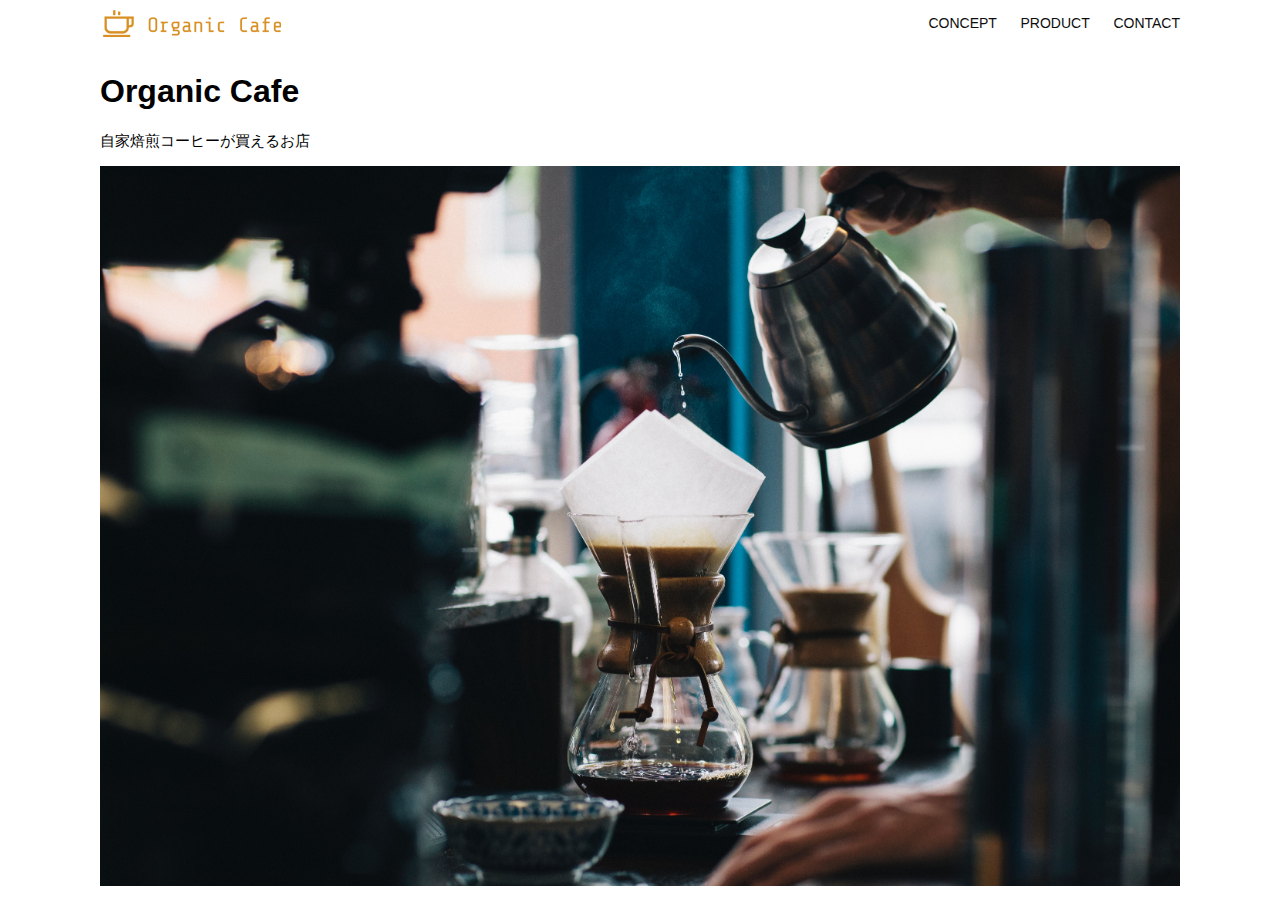
<file: html-css-kadai_013/index.html>
<!DOCTYPE html>
<html>

  <head>
    <title>Organic Cafe</title>
    <meta charset="UTF-8" />
    <meta name="description" content="自家焙煎のコーヒーがお家で楽しめるOrganic Cafe" />
    <meta name="viewport" content="width=device-width, initial-scale=1.0" />
    <link rel="stylesheet" href="style.css" />
  </head>

  <body>
    <!-- ヘッダー -->
    <header>
      <!-- ロゴ -->
      <a href="index.html" id="logo"><img src="images/logo.png" alt="トップページに戻る" /></a>

      <!-- PC用ナビゲーション -->
      <nav id="nav-pc">
        <a href="index.html#concept">CONCEPT</a>
        <a href="index.html#product">PRODUCT</a>
        <a href="index.html#contact">CONTACT</a>
      </nav>

      <!-- SP用ナビゲーション -->
      <img src="images/button-menu.png" alt="ナビゲーションを開く" id="menu-sp"
        onclick="document.getElementById('nav-sp').style.display = 'block'">
      <nav id="nav-sp">
        <img src="images/button-close.png" alt="ナビゲーションを閉じる" id="close"
          onclick="document.getElementById('nav-sp').style.display = 'none'">
        <a href="index.html" id="logo-sp" onclick="document.getElementById('nav-sp').style.display = 'none'"><img
            src="images/logo-sp.png" alt="トップページに戻る"></a>
        <a href="index.html#concept" class="menu"
          onclick="document.getElementById('nav-sp').style.display = 'none'">CONCEPT</a>
        <a href="index.html#product" class="menu" onclick="document.getElementById('nav-sp').style.display = 'none'
          ">PRODUCT</a>
        <a href="index.html#contact" class="menu"
          onclick="document.getElementById('nav-sp').style.display = 'none'">CONTACT</a>
      </nav>
    </header>
    <main>
      <article>
        <!-- メインビジュアル -->
        <section id="main-visual">
          <div id="main-message">
            <h1>Organic Cafe</h1>
            <p>自家焙煎コーヒーが買えるお店</p>
          </div>
          <img src="images/main-image.jpg" alt="コーヒーをハンドドリップで淹れる画像" />
        </section>
      </article>
    </main>
  </body>

</html>
</file>
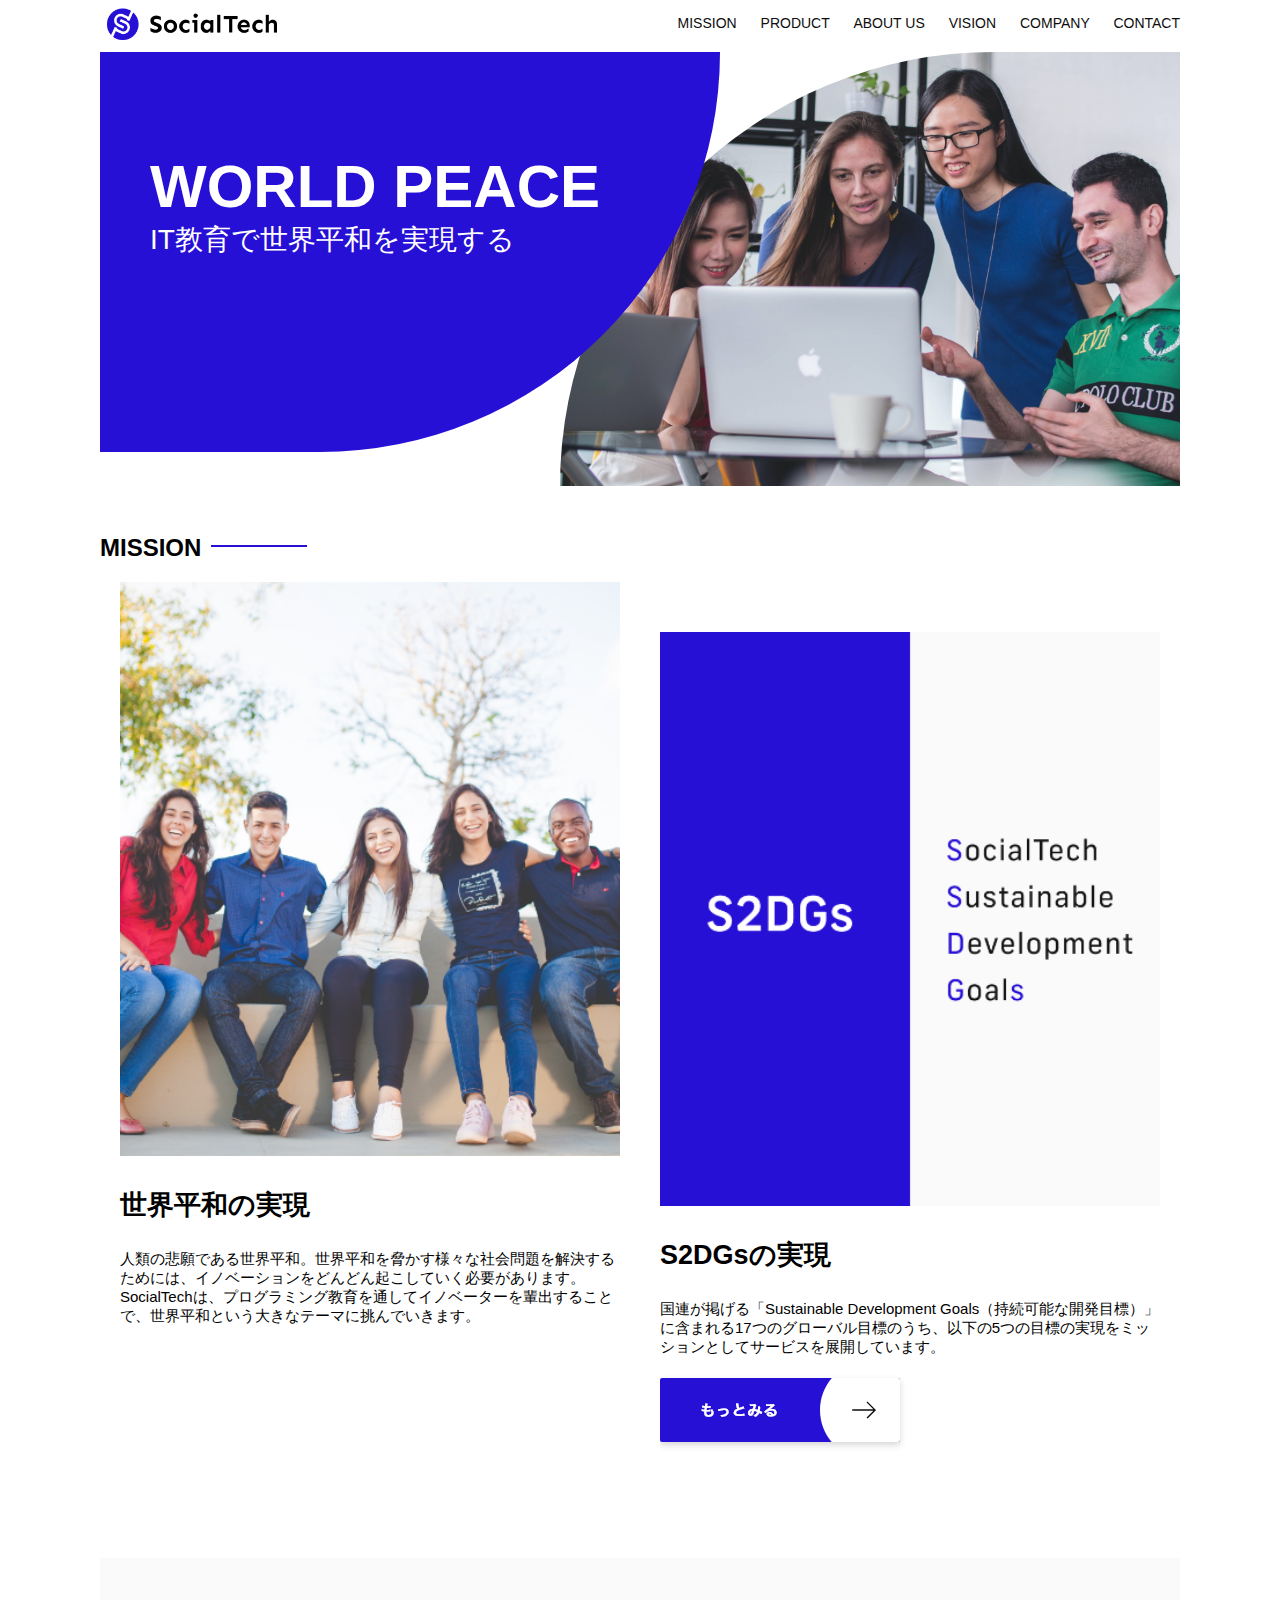
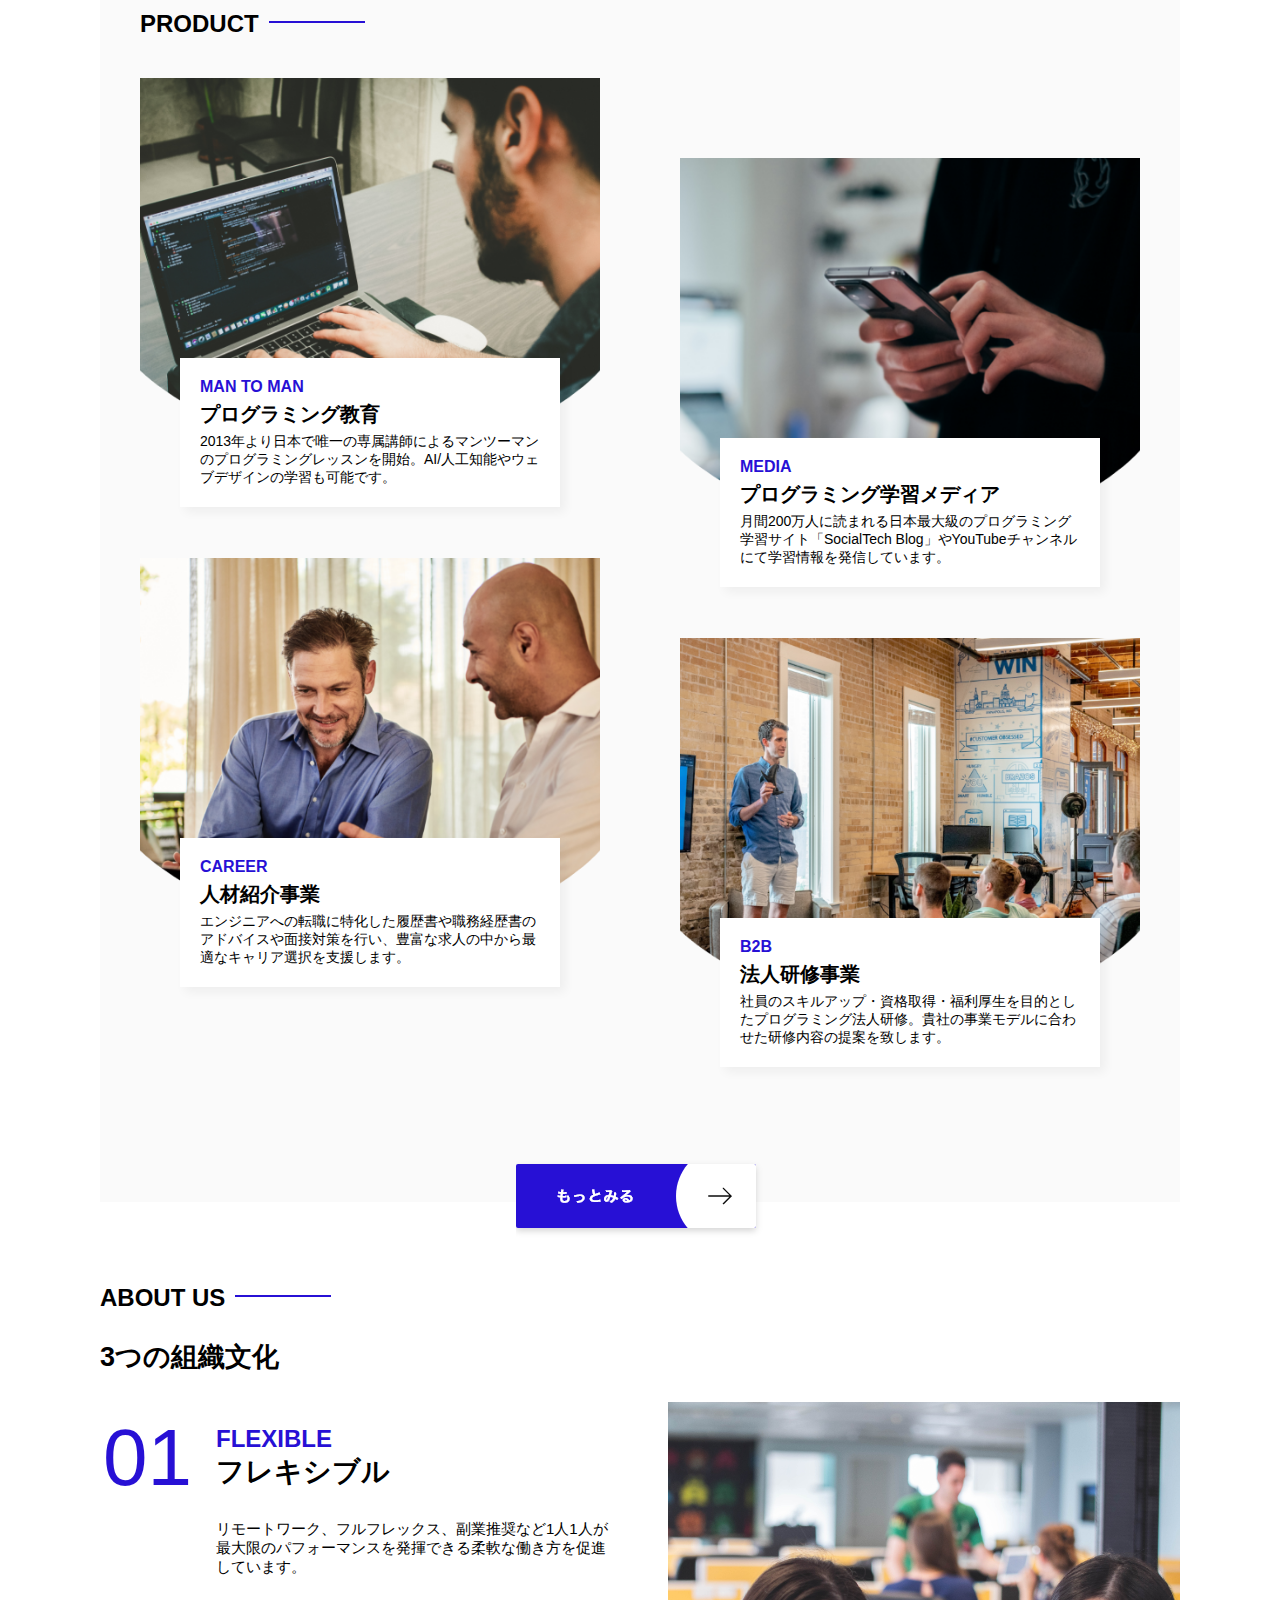
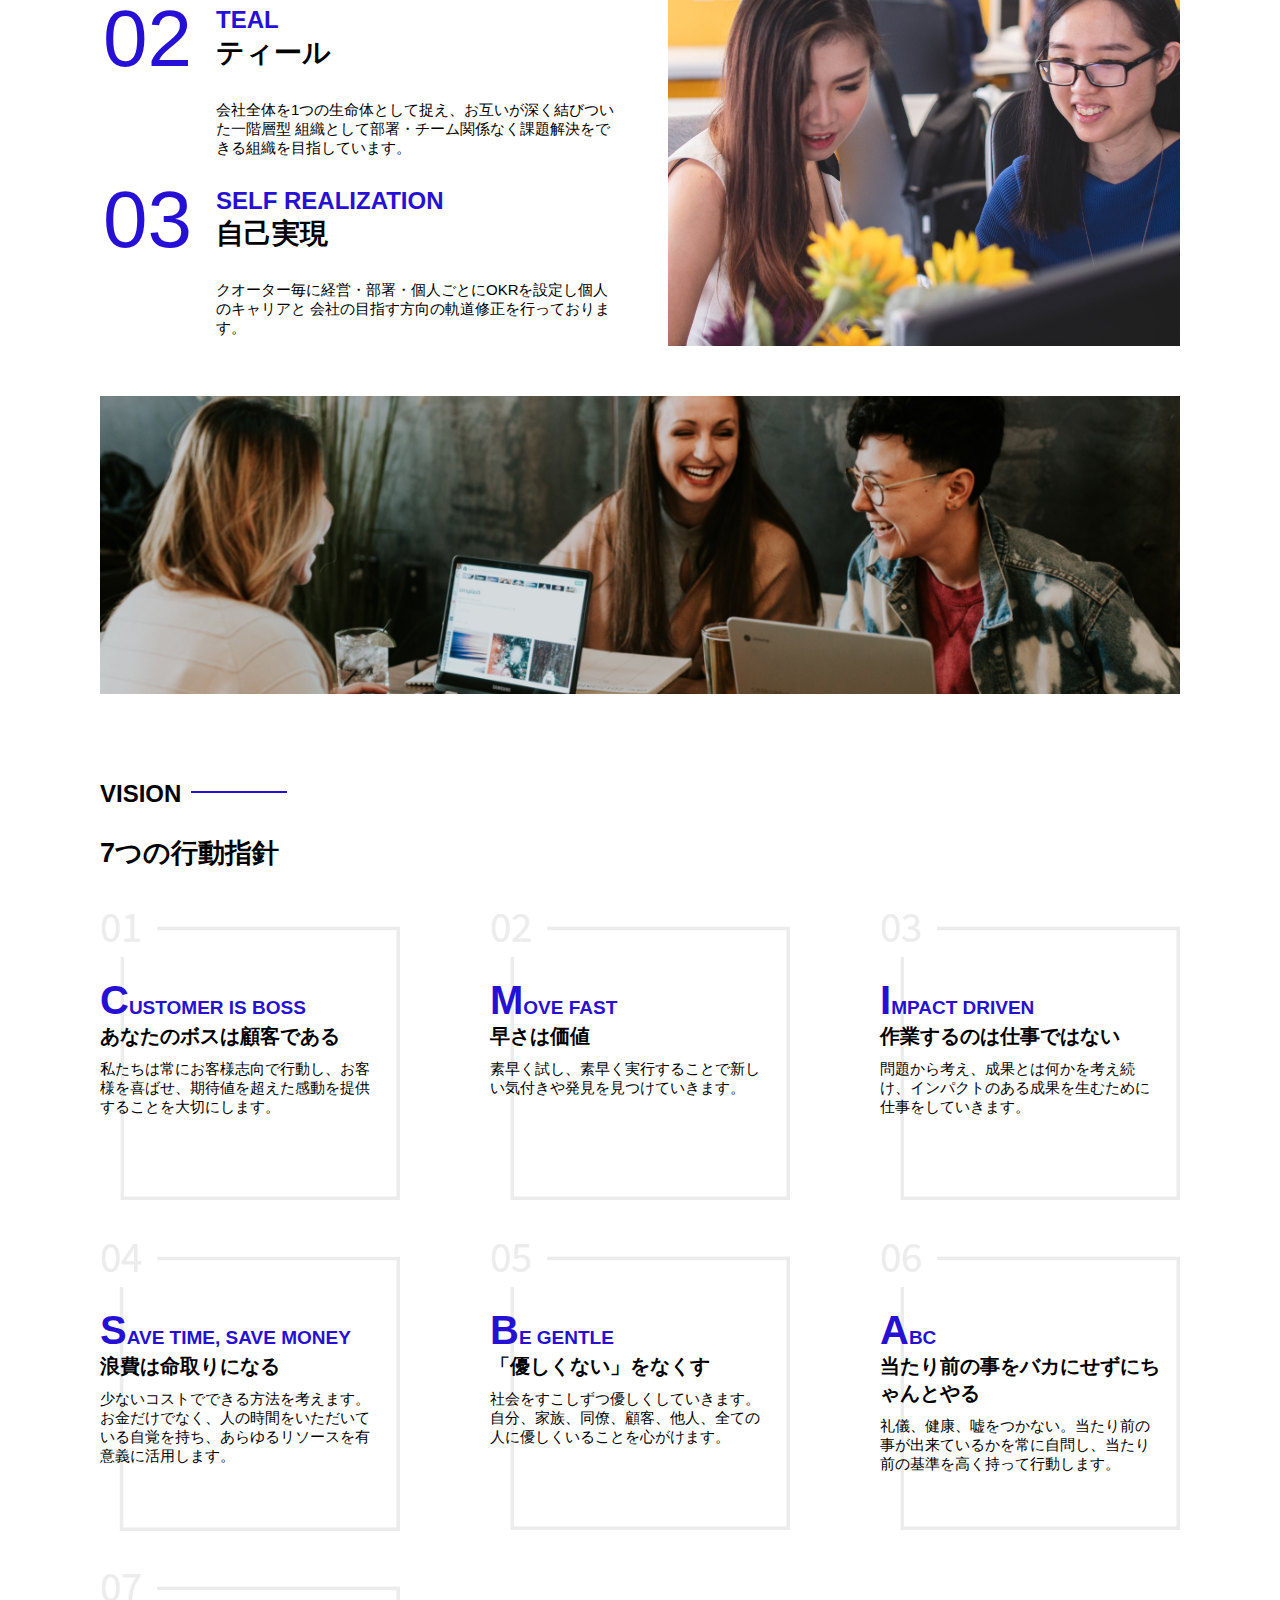
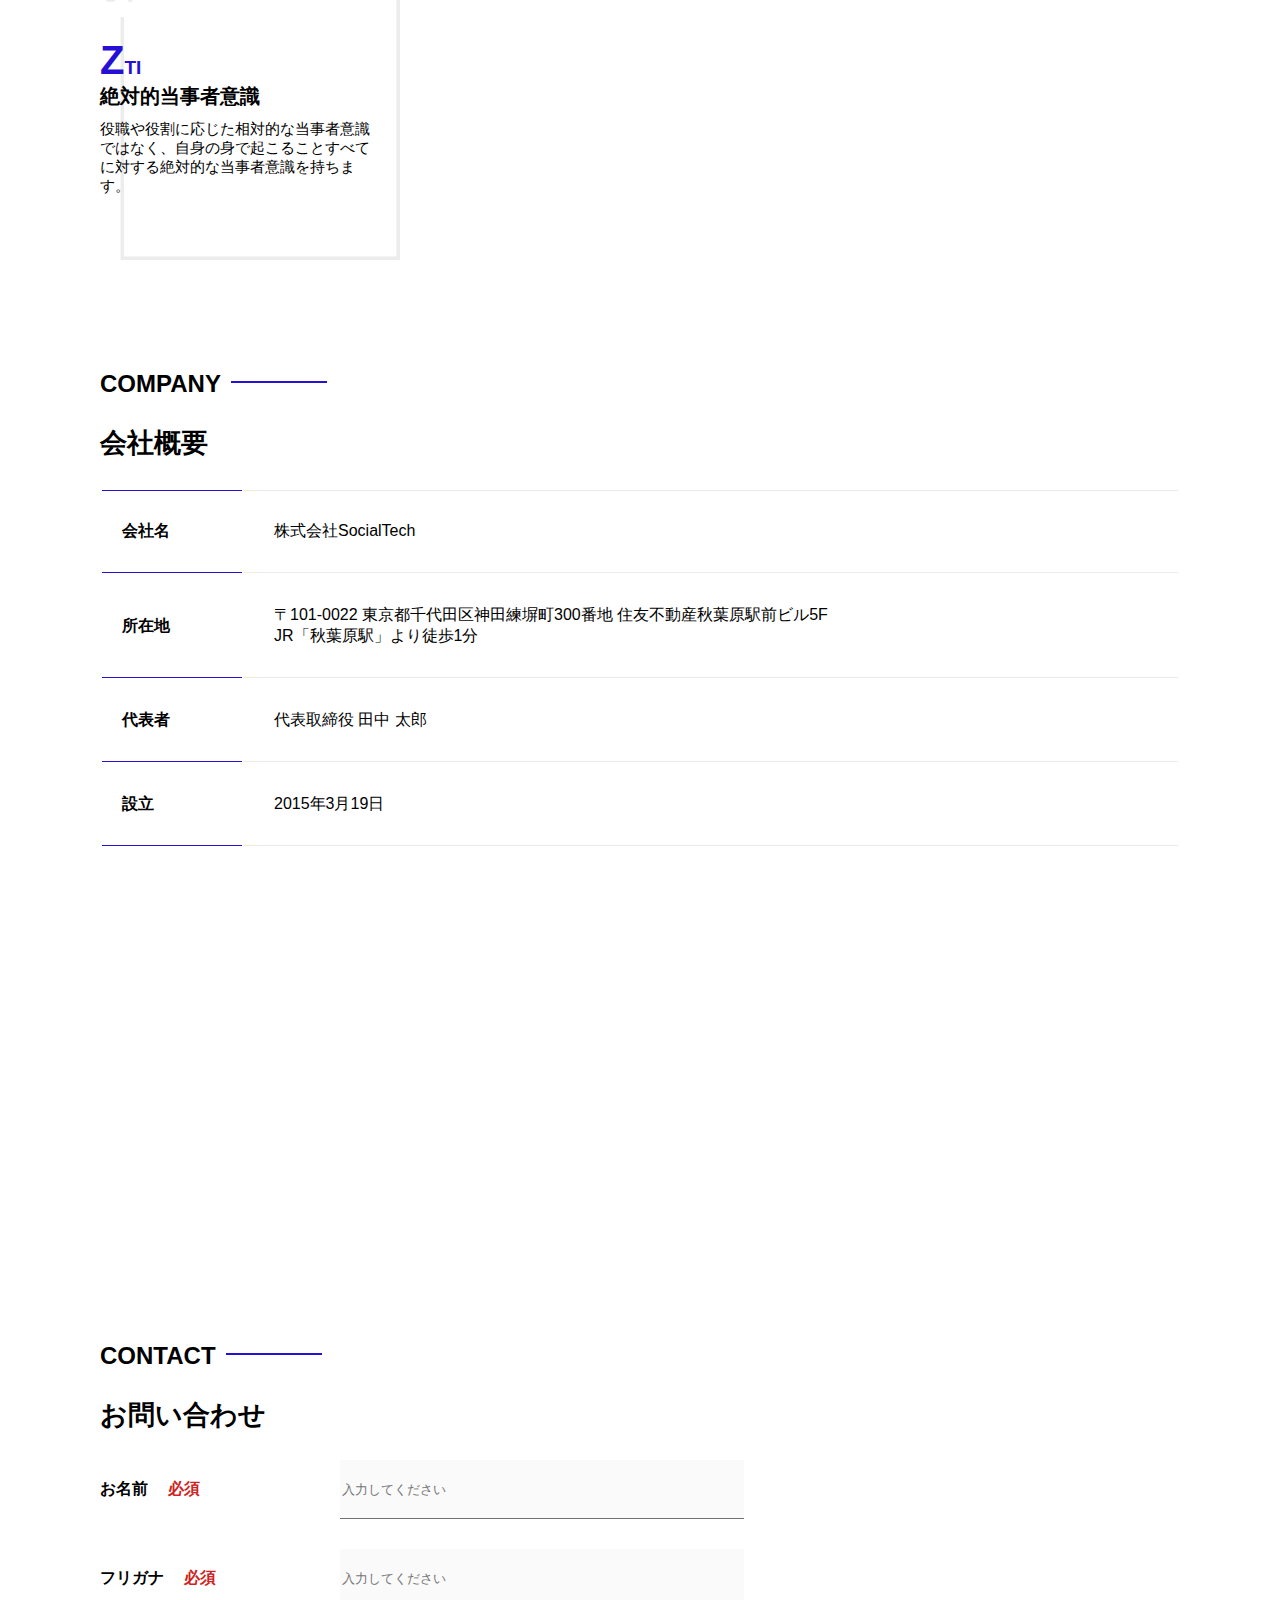
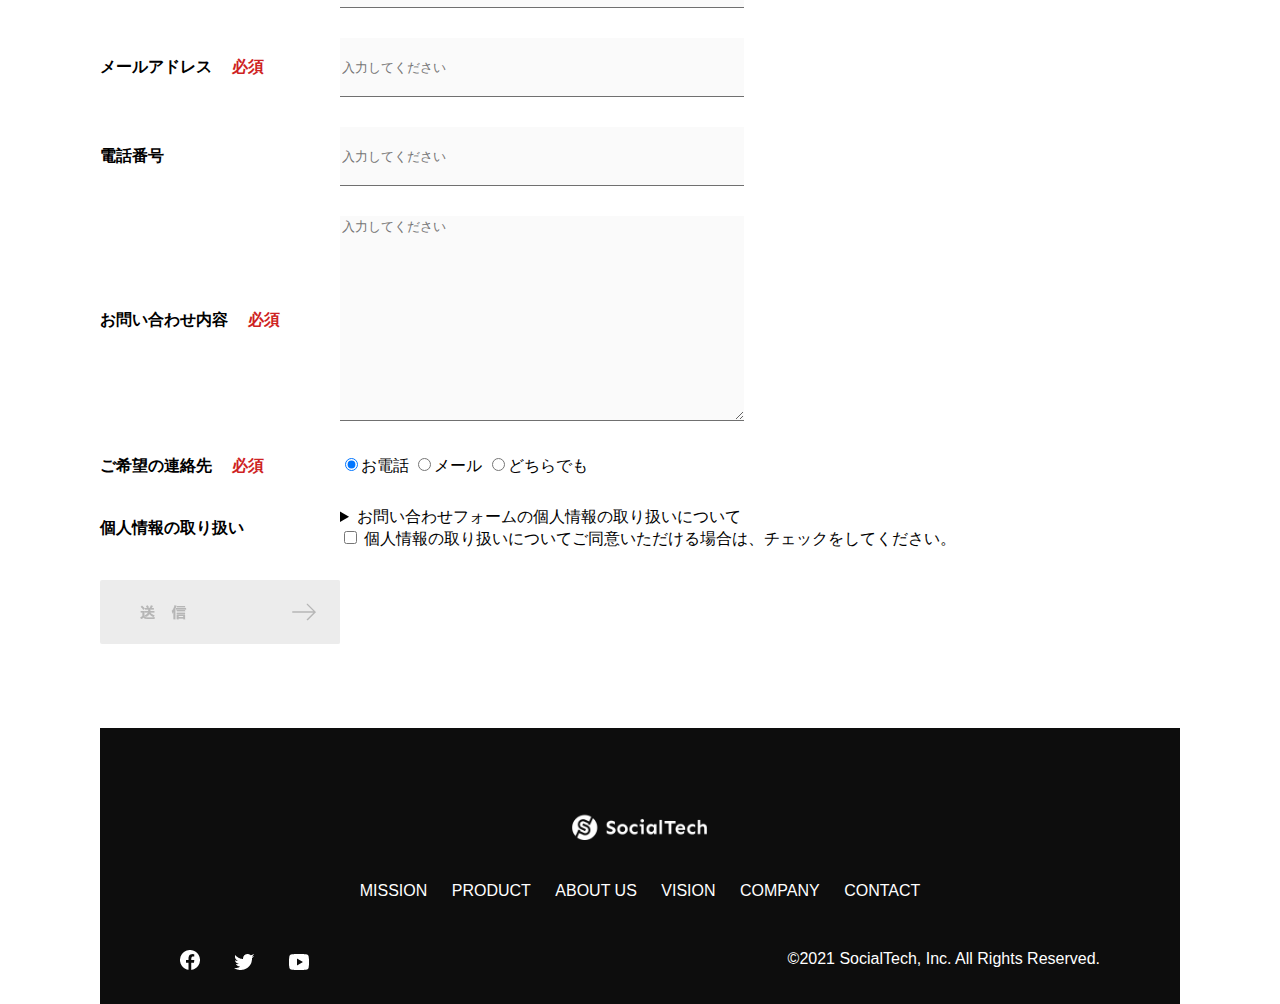
<file: kadai_tutorial_output/socialtech/index.html>
<!DOCTYPE html>
<html lang="ja">

  <head>
    <meta charset="UTF-8">
    <meta name="viewport" content="width=device-width, initial-scale=1.0">
    <meta name="description" content="SocialTechはEdTech業界のリーディングカンパニーを目指します。">
    <title>SocialTech</title>
    <link rel="stylesheet" href="style.css">
  </head>

  <body>
    <!-- ヘッダー -->
    <header>
      <!-- ロゴ -->
      <a href="index.html" id="logo"><img src="images/logo.png" alt="トップページに戻る"></a>
      <!-- PC用ナビゲーション -->
      <nav id="nav-pc">
        <a href="mission.html">MISSION</a>
        <a href="product.html">PRODUCT</a>
        <a href="index.html#aboutus">ABOUT US</a>
        <a href="index.html#vision">VISION</a>
        <a href="index.html#company">COMPANY</a>
        <a href="index.html#contact">CONTACT</a>
      </nav>
      <!-- スマホ用メニューボタン -->
      <img id="menu-sp" src="images/button-menu.png" alt="ナビゲーションを開く"
        onclick="document.getElementById('nav-sp').style.display = 'block'">
      <!-- スマホ用ナビゲーション -->
      <nav id="nav-sp">
        <img id="close" src="images/button-close.png" alt="ナビゲーションを閉じる"
          onclick="document.getElementById('nav-sp').style.display = 'none'">
        <a id="logo-sp" href="index.html" onclick="document.getElementById('nav-sp').style.display = 'none'"><img
            src="images/logo-sp.png" alt="トップページに戻る"></a>
        <a class="menu" href="mission.html"
          onclick="document.getElementById('nav-sp').style.display = 'none'">MISSION</a>
        <a class="menu" href="product.html"
          onclick="document.getElementById('nav-sp').style.display = 'none'">PRODUCT</a>
        <a class="menu" href="index.html#aboutus"
          onclick="document.getElementById('nav-sp').style.display = 'none'">ABOUT
          US</a>
        <a class="menu" href="index.html#vision"
          onclick="document.getElementById('nav-sp').style.display = 'none'">VISION</a>
        <a class="menu" href="index.html#company"
          onclick="document.getElementById('nav-sp').style.display = 'none'">COMPANY</a>
        <a class="menu" href="index.html#contact"
          onclick="document.getElementById('nav-sp').style.display = 'none'">CONTACT</a>
        <div id="sns">
          <a href="https://www.facebook.com/sejuku2013"><img src="images/button-facebook.png" alt="Facebookのリンク"></a>
          <a href="https://twitter.com/samuraijuku"><img src="images/button-twitter.png" alt="Twitterのリンク"></a>
          <a href="https://www.youtube.com/channel/UCCFOQO5aDK0xXam4cUQXT8g"><img src="images/button-youtube.png"
              alt="YouTubeのリンク"></a>
        </div>
      </nav>
    </header>

    <main>
      <article>
        <!-- メインビジュアル -->
        <section id="main-visual">
          <div id="main-message">
            <h1>WORLD PEACE</h1>
            <p>IT教育で世界平和を実現する</p>
          </div>
          <img src="images/index/index-main.png" alt="PCの周りに集まる多国籍の仲間たち">
        </section>
        <!--ミッション-->
        <section id="mission">
          <h2 class="index-h2">MISSION</h2>
          <div id="mission-flex">
            <div>
              <img id="mission-photo" src="images/index/index-mission.png" alt="屋外のベンチで写真を撮影する多国籍の仲間たち">
              <h3>世界平和の実現</h3>
              <p>
                人類の悲願である世界平和。世界平和を脅かす様々な社会問題を解決するためには、イノベーションをどんどん起こしていく必要があります。SocialTechは、プログラミング教育を通してイノベーターを輩出することで、世界平和という大きなテーマに挑んでいきます。
              </p>
            </div>
            <div>
              <img id="s2dgs" src="images/index/s2dgs.png" alt="S2DGs">
              <h3>S2DGsの実現</h3>
              <p>国連が掲げる「Sustainable Development Goals（持続可能な開発目標）」に含まれる17つのグローバル目標のうち、以下の5つの目標の実現をミッションとしてサービスを展開しています。
              </p>
              <a href="mission.html">
                <img src="images/button-more.png" alt="もっとみる">
              </a>
            </div>
          </div>
        </section>
        <!-- プロダクト -->
        <section id="product">
          <h2 class="index-h2">PRODUCT</h2>
          <div>
            <div id="product-left">
              <div>
                <img class="product-photo" src="images/index/index-mantoman.png" alt="PCでコードを書く男性">
                <div class="product-explain">
                  <span>MAN TO MAN</span>
                  <h3>プログラミング教育</h3>
                  <p>2013年より日本で唯一の専属講師によるマンツーマンのプログラミングレッスンを開始。AI/人工知能やウェブデザインの学習も可能です。</p>
                </div>
              </div>
              <div>
                <img class="product-photo" src="images/index/index-career.png" alt="笑顔で話し合う2人の男性">
                <div class="product-explain">
                  <span>CAREER</span>
                  <h3>人材紹介事業</h3>
                  <p>エンジニアへの転職に特化した履歴書や職務経歴書のアドバイスや面接対策を行い、豊富な求人の中から最適なキャリア選択を支援します。</p>
                </div>
              </div>
            </div>
            <div id="product-right">
              <div>
                <img class="product-photo" src="images/index/index-media.png" alt="スマートフォンを操作する人">
                <div class="product-explain">
                  <span>MEDIA</span>
                  <h3>プログラミング学習メディア</h3>
                  <p>月間200万人に読まれる日本最大級のプログラミング学習サイト「SocialTech Blog」やYouTubeチャンネルにて学習情報を発信しています。</p>
                </div>
              </div>
              <div>
                <img class="product-photo" src="images/index/index-b2b.png" alt="講演中の男性とそれを聴く人々">
                <div class="product-explain">
                  <span>B2B</span>
                  <h3>法人研修事業</h3>
                  <p>社員のスキルアップ・資格取得・福利厚生を目的としたプログラミング法人研修。貴社の事業モデルに合わせた研修内容の提案を致します。</p>
                </div>
              </div>
            </div>
          </div>
          <div>
            <a id="product-more" href="product.html">
              <img src="images/button-more.png" alt="もっとみる">
            </a>
          </div>
        </section>
        <!---ABOUT US-->
        <section id="aboutus">
          <h2 class="index-h2">ABOUT US</h2>
          <h3>3つの組織文化</h3>
          <div>
            <table class="culture-table">
              <tr>
                <td>
                  <span class="culture-num">01</span>
                </td>
                <td>
                  <span class="culture-en">FLEXIBLE</span>
                  <span class="culture-jp">フレキシブル</span>
                </td>
              </tr>
              <tr>
                <td>
                  <!--空のセル-->
                </td>
                <td>
                  <p class="culture-description">
                    リモートワーク、フルフレックス、副業推奨など1人1人が最大限のパフォーマンスを発揮できる柔軟な働き方を促進しています。
                  </p>
                </td>
              </tr>
              <tr>
                <td>
                  <span class="culture-num">02</span>
                </td>
                <td>
                  <span class="culture-en">TEAL</span>
                  <span class="culture-jp">ティール</span>
                </td>
              </tr>
              <tr>
                <td>
                  <!--空のセル-->
                </td>
                <td>
                  <p class="culture-description">
                    会社全体を1つの生命体として捉え、お互いが深く結びついた一階層型
                    組織として部署・チーム関係なく課題解決をできる組織を目指しています。
                  </p>
                </td>
              </tr>
              <tr>
                <td>
                  <span class="culture-num">03</span>
                </td>
                <td>
                  <span class="culture-en">SELF REALIZATION</span>
                  <span class="culture-jp">自己実現</span>
                </td>
              </tr>
              <tr>
                <td>
                  <!--空のセル-->
                </td>
                <td>
                  <p class="culture-description">
                    クオーター毎に経営・部署・個人ごとにOKRを設定し個人のキャリアと
                    会社の目指す方向の軌道修正を行っております。
                  </p>
                </td>
              </tr>
            </table>
            <img class="culture-img" src="images/index/index-aboutus1.png" alt="笑顔で話し合う2人の女性">
          </div>
          <img class="culture-img2" src="images/index/index-aboutus2.png" alt="笑顔で話し合う3人の男女">
        </section>
        <!-- VISION -->
        <section id="vision">
          <h2 class="index-h2">VISION</h2>
          <h3>7つの行動指針</h3>
          <div>
            <div class="vision-box">
              <img src="images/index/vision-01.png" alt="01">
              <span>
                <h4>CUSTOMER IS BOSS</h4>
                <h5>あなたのボスは顧客である</h5>
                <p>私たちは常にお客様志向で行動し、お客様を喜ばせ、期待値を超えた感動を提供することを大切にします。</p>
              </span>
            </div>
            <div class="vision-box">
              <img src="images/index/vision-02.png" alt="02">
              <span>
                <h4>MOVE FAST</h4>
                <h5>早さは価値</h5>
                <p>素早く試し、素早く実行することで新しい気付きや発見を見つけていきます。</p>
              </span>
            </div>
            <div class="vision-box">
              <img src="images/index/vision-03.png" alt="03">
              <span>
                <h4>IMPACT DRIVEN</h4>
                <h5>作業するのは仕事ではない</h5>
                <p>問題から考え、成果とは何かを考え続け、インパクトのある成果を生むために仕事をしていきます。</p>
              </span>
            </div>
            <div class="vision-box">
              <img src="images/index/vision-04.png" alt="04">
              <span>
                <h4>SAVE TIME, SAVE MONEY</h4>
                <h5>浪費は命取りになる</h5>
                <p>少ないコストでできる方法を考えます。お金だけでなく、人の時間をいただいている自覚を持ち、あらゆるリソースを有意義に活用します。</p>
              </span>
            </div>
            <div class="vision-box">
              <img src="images/index/vision-05.png" alt="05">
              <span>
                <h4>BE GENTLE</h4>
                <h5>「優しくない」をなくす</h5>
                <p>社会をすこしずつ優しくしていきます。自分、家族、同僚、顧客、他人、全ての人に優しくいることを心がけます。</p>
              </span>
            </div>
            <div class="vision-box">
              <img src="images/index/vision-06.png" alt="06">
              <span>
                <h4>ABC</h4>
                <h5>当たり前の事をバカにせずにちゃんとやる</h5>
                <p>礼儀、健康、嘘をつかない。当たり前の事が出来ているかを常に自問し、当たり前の基準を高く持って行動します。</p>
              </span>
            </div>
            <div class="vision-box">
              <img src="images/index/vision-07.png" alt="07">
              <span>
                <h4>ZTI</h4>
                <h5>絶対的当事者意識</h5>
                <p>役職や役割に応じた相対的な当事者意識ではなく、自身の身で起こることすべてに対する絶対的な当事者意識を持ちます。</p>
              </span>
            </div>
          </div>
        </section>
        <!-- COMPANY -->
        <section id="company">
          <h2 class="index-h2">COMPANY</h2>
          <h3>会社概要</h3>
          <table id="company-table">
            <tr>
              <th class="tableheader-first">会社名</th>
              <td class="cell-first">株式会社SocialTech</td>
            </tr>
            <tr>
              <th class="tableheader">所在地</th>
              <td class="cell">〒101-0022 東京都千代田区神田練塀町300番地 住友不動産秋葉原駅前ビル5F<br>JR「秋葉原駅」より徒歩1分</td>
            </tr>
            <tr>
              <th class="tableheader">代表者</th>
              <td class="cell">代表取締役 田中 太郎</td>
            </tr>
            <tr>
              <th class="tableheader">設立</th>
              <td class="cell">2015年3月19日</td>
            </tr>
          </table>
          <iframe
            src="https://www.google.com/maps/embed?pb=!1m18!1m12!1m3!1d3240.0688551336807!2d139.7720776771055!3d35.69992317258124!2m3!1f0!2f0!3f0!3m2!1i1024!2i768!4f13.1!3m3!1m2!1s0x60188fee13660e23%3A0x77137876edf742ac!2z5L2P5Y-L5LiN5YuV55Sj56eL6JGJ5Y6f6aeF5YmN44OT44Or!5e0!3m2!1sja!2sjp!4v1704858013291!5m2!1sja!2sjp"
            style="border:0;" allowfullscreen="" loading="lazy">
          </iframe>
        </section>
        <!-- お問い合わせフォーム -->
        <section id="contact">
          <h2 class="index-h2">CONTACT</h2>
          <h3>お問い合わせ</h3>
          <form>
            <div>
              <div class="contact-heading">
                <label class="contact-label">お名前<span class="contact-span">必須</span></label>
              </div>
              <div>
                <input type="text" name="name" placeholder="入力してください" class="contact-textbox">
              </div>
            </div>
            <div>
              <div class="contact-heading">
                <label class="contact-label">フリガナ<span class="contact-span">必須</span></label>
              </div>
              <div>
                <input type="text" name="hurigana" placeholder="入力してください" class="contact-textbox">
              </div>
            </div>
            <div>
              <div class="contact-heading">
                <label class="contact-label">メールアドレス<span class="contact-span">必須</span></label>
              </div>
              <div>
                <input type="text" name="email" placeholder="入力してください" class="contact-textbox">
              </div>
            </div>
            <div>
              <div class="contact-heading">
                <label class="contact-label">電話番号</label>
              </div>
              <div>
                <input type="text" name="tel" placeholder="入力してください" class="contact-textbox">
              </div>
            </div>
            <div>
              <div class="contact-heading">
                <label class="contact-label">お問い合わせ内容<span class="contact-span">必須</span></label>
              </div>
              <div>
                <textarea class="contact-textarea" placeholder="入力してください" name="message"></textarea>
              </div>
            </div>
            <div>
              <div class="contact-heading">
                <label class="contact-label">ご希望の連絡先<span class="contact-span">必須</span></label>
              </div>
              <div>
                <input class="radiobutton" type="radio" value="tel" name="contact" checked><label>お電話</label>
                <input class="radiobutton" type="radio" value="mail" name="contact"><label>メール</label>
                <input class="radiobutton" type="radio" value="both" name="contact"><label>どちらでも</label>
              </div>
            </div>
            <div>
              <div class="contact-heading">
                <label class="contact-label">個人情報の取り扱い</label>
              </div>
              <div>
                <details>
                  <summary>お問い合わせフォームの個人情報の取り扱いについて</summary>
                  <div>
                    <span>１．組織の名称又は氏名</span><br>
                    株式会社SocialTech<br><br>
                    <span>２．個人情報保護管理者（若しくはその代理人）の氏名又は職名、所属及び連絡先
                      鈴木 一郎 コーポレート部</span><br>
                    メールアドレス:samurai@example.com<br>
                    TEL:03-1234-5678<br>
                    <span>３．個人情報の利用目的</span><br>
                    ・本サービス及び本サービスに関連する情報の提供又はそれらに関する連絡のため<br>
                    ・ユーザーの本人確認のため<br>
                    ・当社サービスのご案内のため<br>
                    ・当社の商品等の広告または宣伝（電子メールによるものを含むものとします。）<br><br>
                    <span>４．個人情報の取り扱い業務の委託</span><br>
                    個人情報の取扱業務の全部または一部を外部に業務委託する場合があります。<br>
                    その際、弊社は、個人情報を適切に保護できる管理体制を敷き実行していることを条件として<br>
                    委託先を厳選したうえで、機密保持契約を委託先と締結し、お客様の個人情報を厳密に管理させます。<br><br>
                    <span>５．個人情報の開示等の請求</span><br>
                    お客様は、弊社に対してご自身の個人情報の開示等（利用目的の通知、開示、内容の訂正・追加・削除、利用の停止または消去、第三者への提供の停止）に関して、当社問合わせ窓口に申し出ることができます。<br>
                    その際、弊社はお客様ご本人を確認させていただいたうえで、合理的な期間内に対応いたします。<br><br>
                    なお、個人情報に関する弊社問合わせ先は、次の通りです。<br><br>
                    株式会社SocialTech 個人情報問合せ窓口<br>
                    〒101-0022 東京都千代田区神田練塀町300番地 住友不動産秋葉原駅前ビル5F<br>
                    メールアドレス:samurai@example.com TEL:03-1234-5678<br><br>
                    <span>６．個人情報を提供されることの任意性について</span><br><br>
                    お客様がご自身の個人情報を弊社に提供されるか否かは、お客様のご判断によりますが、もしご提供されない場合には、適切なサービスが提供できない場合がありますので予めご了承ください。
                  </div>
                </details>
                <input type="checkbox" name="agree">
                <span>個人情報の取り扱いについてご同意いただける場合は、チェックをしてください。</span>
              </div>
            </div>
            <input type="image" src="images/button-submit.png" alt="送信する">
          </form>
        </section>
      </article>
      <footer>
        <div id="footer-logo">
          <img src="images/logo-sp.png" alt="SocialTech">
        </div>
        <div id="footer-link">
          <a href="mission.html">MISSION</a>
          <a href="product.html">PRODUCT</a>
          <a href="index.html#aboutus">ABOUT US</a>
          <a href="index.html#vision">VISION</a>
          <a href="index.html#company">COMPANY</a>
          <a href="index.html#contact">CONTACT</a>
        </div>
        <div id="sns-footer">
          <a href="https://www.facebook.com/sejuku2013"><img src="images/button-facebook.png" alt="Facebookのリンク"></a>
          <a href="https://twitter.com/samuraijuku"><img src="images/button-twitter.png" alt="Twitterのリンク"></a>
          <a href="https://www.youtube.com/channel/UCCFOQO5aDK0xXam4cUQXT8g"><img src="images/button-youtube.png"
              alt="YouTubeのリンク"></a>
          <span id="copyright">&copy;2021 SocialTech, Inc. All Rights Reserved. </span>
        </div>
      </footer>
    </main>
  </body>

</html>
</file>
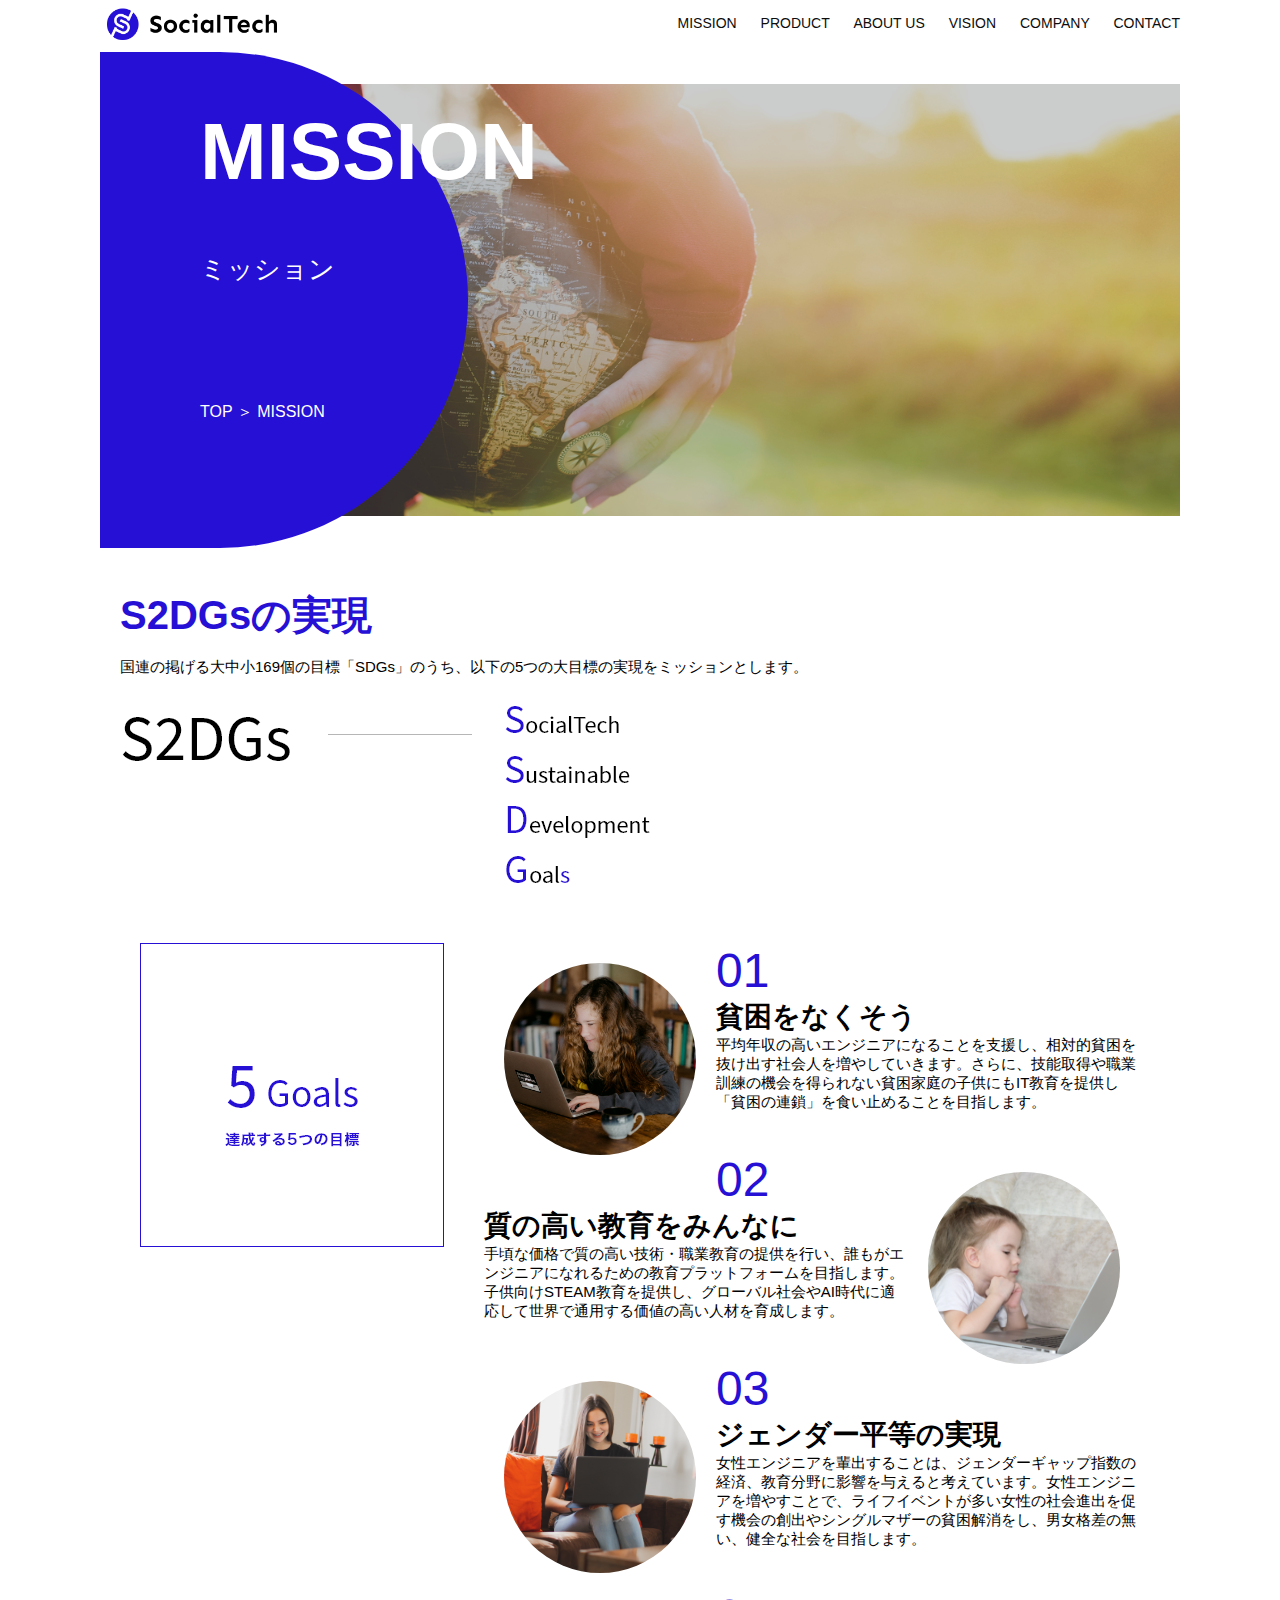
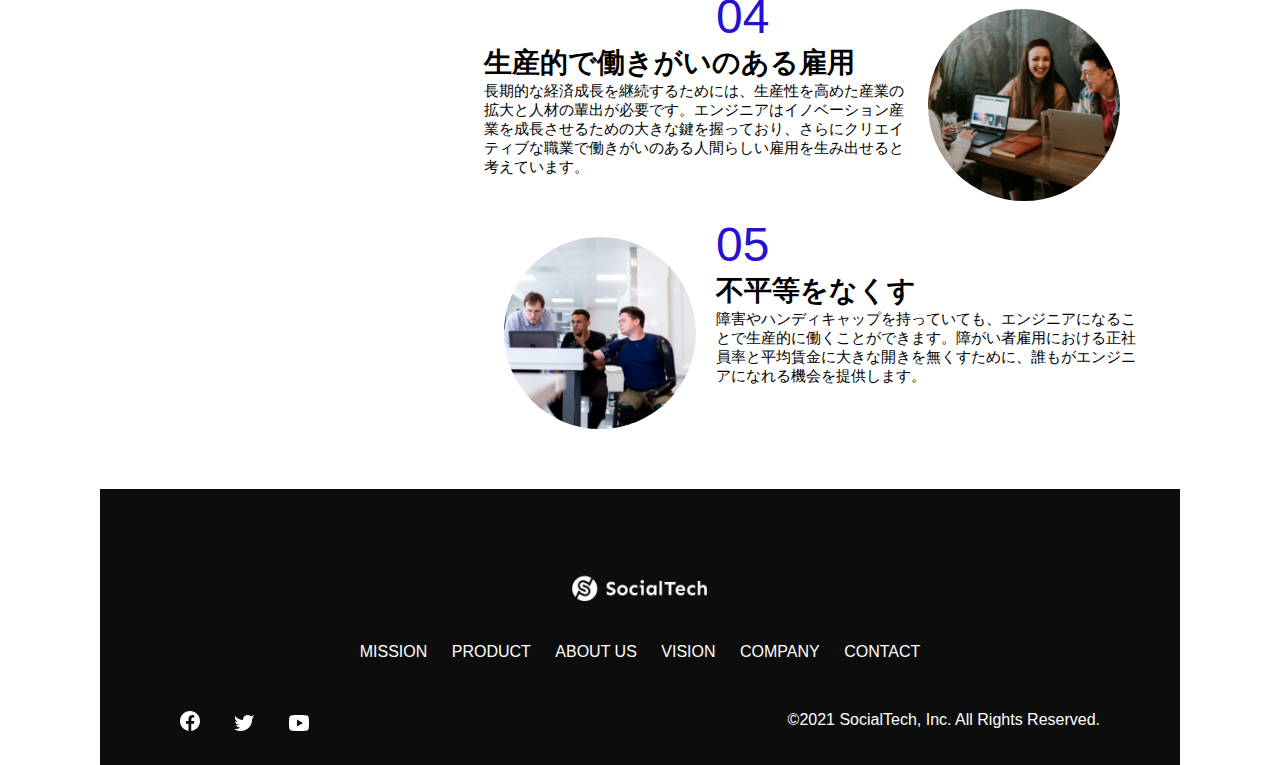
<file: kadai_tutorial_output/socialtech/mission.html>
<!DOCTYPE html>
<html>


  <head>
    <title>SocialTech - MISSION ミッション -</title>

    <meta charset="UTF-8">

    <meta name="description" content="SocialTechが目指す5つの目標（S2DGs）を紹介します">

    <meta name="viewport" content="width=device-width, initial-scale=1.0">

    <link rel="stylesheet" href="style.css">

  </head>



  <body>
    <!-- ヘッダー -->
    <header>
      <!-- ロゴ -->
      <a href="index.html" id="logo"><img src="images/logo.png" alt="トップページに戻る"></a>

      <!-- PC用ナビゲーション -->
      <nav id="nav-pc">
        <a href="mission.html">MISSION</a>
        <a href="product.html">PRODUCT</a>
        <a href="index.html#aboutus">ABOUT US</a>
        <a href="index.html#vision">VISION</a>
        <a href="index.html#company">COMPANY</a>
        <a href="index.html#contact">CONTACT</a>
      </nav>

      <!-- スマホ用メニューボタン -->
      <img id="menu-sp" src="images/button-menu.png" alt="ナビゲーションを開く"
        onclick="document.getElementById('nav-sp').style.display = 'block'">

      <!-- スマホ用ナビゲーション -->
      <nav id="nav-sp">
        <img id="close" src="images/button-close.png" alt="ナビゲーションを閉じる"
          onclick="document.getElementById('nav-sp').style.display = 'none'">
        <a id="logo-sp" href="index.html" onclick="document.getElementById('nav-sp').style.display = 'none'"><img
            src="images/logo-sp.png" alt="トップページに戻る"></a>
        <a class="menu" href="mission.html"
          onclick="document.getElementById('nav-sp').style.display = 'none'">MISSION</a>
        <a class="menu" href="product.html"
          onclick="document.getElementById('nav-sp').style.display = 'none'">PRODUCT</a>
        <a class="menu" href="index.html#aboutus"
          onclick="document.getElementById('nav-sp').style.display = 'none'">ABOUT
          US</a>
        <a class="menu" href="index.html#vision"
          onclick="document.getElementById('nav-sp').style.display = 'none'">VISION</a>
        <a class="menu" href="index.html#company"
          onclick="document.getElementById('nav-sp').style.display = 'none'">COMPANY</a>
        <a class="menu" href="index.html#contact"
          onclick="document.getElementById('nav-sp').style.display = 'none'">CONTACT</a>
        <div id="sns">
          <a href="https://www.facebook.com/sejuku2013"><img src="images/button-facebook.png" alt="Facebookのリンク"></a>
          <a href="https://twitter.com/samuraijuku"><img src="images/button-twitter.png" alt="Twitterのリンク"></a>
          <a href="https://www.youtube.com/channel/UCCFOQO5aDK0xXam4cUQXT8g"><img src="images/button-youtube.png"
              alt="YouTubeのリンク"></a>
        </div>
      </nav>
    </header>
    <main>
      <article>
        <section id="mission-main">
          <div id="mission-title">
            <h1>MISSION</h1>
            <span>ミッション</span>
            <div>TOP ＞ MISSION</div>
          </div>
        </section>
        <section id="mission-s2dgs">
          <h2 class="mission-h2">S2DGsの実現</h2>
          <p>国連の掲げる大中小169個の目標「SDGs」のうち、以下の5つの大目標の実現をミッションとします。</p>
          <img src="images/mission/mission-s2dgs.png" alt="S2DGs">
        </section>
        <section id="mission-5goals">
          <div>
            <img id="s2dgs-image" src="images/mission/mission-5goals.png" alt="5Goals">
          </div>
          <div>
            <div>
              <img class="fivegoals-image-left" src="images/mission/mission-5goals01.png" alt="PCを操作する女の子">
              <span class="fivegoals-number">01</span>
              <h3 class="fivegoals-h3">貧困をなくそう</h3>
              <p class="fivegoals-p">
                平均年収の高いエンジニアになることを支援し、相対的貧困を抜け出す社会人を増やしていきます。さらに、技能取得や職業訓練の機会を得られない貧困家庭の子供にもIT教育を提供し「貧困の連鎖」を食い止めることを目指します。
              </p>
            </div>

            <div>
              <img class="fivegoals-image-right" src="images/mission/mission-5goals02.png" alt="PCを見つめる小さい女の子">
              <span class="fivegoals-number">02</span>
              <h3 class="fivegoals-h3">質の高い教育をみんなに</h3>
              <p class="fivegoals-p">
                手頃な価格で質の高い技術・職業教育の提供を行い、誰もがエンジニアになれるための教育プラットフォームを目指します。子供向けSTEAM教育を提供し、グローバル社会やAI時代に適応して世界で通用する価値の高い人材を育成します。
              </p>
            </div>

            <div>
              <img class="fivegoals-image-left" src="images/mission/mission-5goals03.png" alt="PCを操作する女性">
              <span class="fivegoals-number">03</span>
              <h3 class="fivegoals-h3">ジェンダー平等の実現</h3>
              <p class="fivegoals-p">
                女性エンジニアを輩出することは、ジェンダーギャップ指数の経済、教育分野に影響を与えると考えています。女性エンジニアを増やすことで、ライフイベントが多い女性の社会進出を促す機会の創出やシングルマザーの貧困解消をし、男女格差の無い、健全な社会を目指します。
              </p>
            </div>

            <div>
              <img class="fivegoals-image-right" src="images/mission/mission-5goals04.png" alt="笑顔で話し合う3人の男女">
              <span class="fivegoals-number">04</span>
              <h3 class="fivegoals-h3">生産的で働きがいのある雇用</h3>
              <p class="fivegoals-p">
                長期的な経済成長を継続するためには、生産性を高めた産業の拡大と人材の輩出が必要です。エンジニアはイノベーション産業を成長させるための大きな鍵を握っており、さらにクリエイティブな職業で働きがいのある人間らしい雇用を生み出せると考えています。
              </p>
            </div>

            <div>
              <img class="fivegoals-image-left" src="images/mission/mission-5goals05.png" alt="障害を持つ男性が生き生きと働く様子">
              <span class="fivegoals-number">05</span>
              <h3 class="fivegoals-h3">不平等をなくす</h3>
              <p class="fivegoals-p">
                障害やハンディキャップを持っていても、エンジニアになることで生産的に働くことができます。障がい者雇用における正社員率と平均賃金に大きな開きを無くすために、誰もがエンジニアになれる機会を提供します。
              </p>
            </div>
          </div>
        </section>
      </article>
      <footer>
        <div id="footer-logo">
          <img src="images/logo-sp.png" alt="SocialTech">
        </div>
        <div id="footer-link">
          <a href="mission.html">MISSION</a>
          <a href="product.html">PRODUCT</a>
          <a href="index.html#aboutus">ABOUT US</a>
          <a href="index.html#vision">VISION</a>
          <a href="index.html#company">COMPANY</a>
          <a href="index.html#contact">CONTACT</a>
        </div>
        <div id="sns-footer">
          <a href="https://www.facebook.com/sejuku2013"><img src="images/button-facebook.png" alt="Facebookのリンク"></a>
          <a href="https://twitter.com/samuraijuku"><img src="images/button-twitter.png" alt="Twitterのリンク"></a>
          <a href="https://www.youtube.com/channel/UCCFOQO5aDK0xXam4cUQXT8g"><img src="images/button-youtube.png"
              alt="YouTubeのリンク"></a>
          <span id="copyright">&copy;2021 SocialTech, Inc. All Rights Reserved. </span>
        </div>
      </footer>
    </main>
  </body>



</html>
</file>
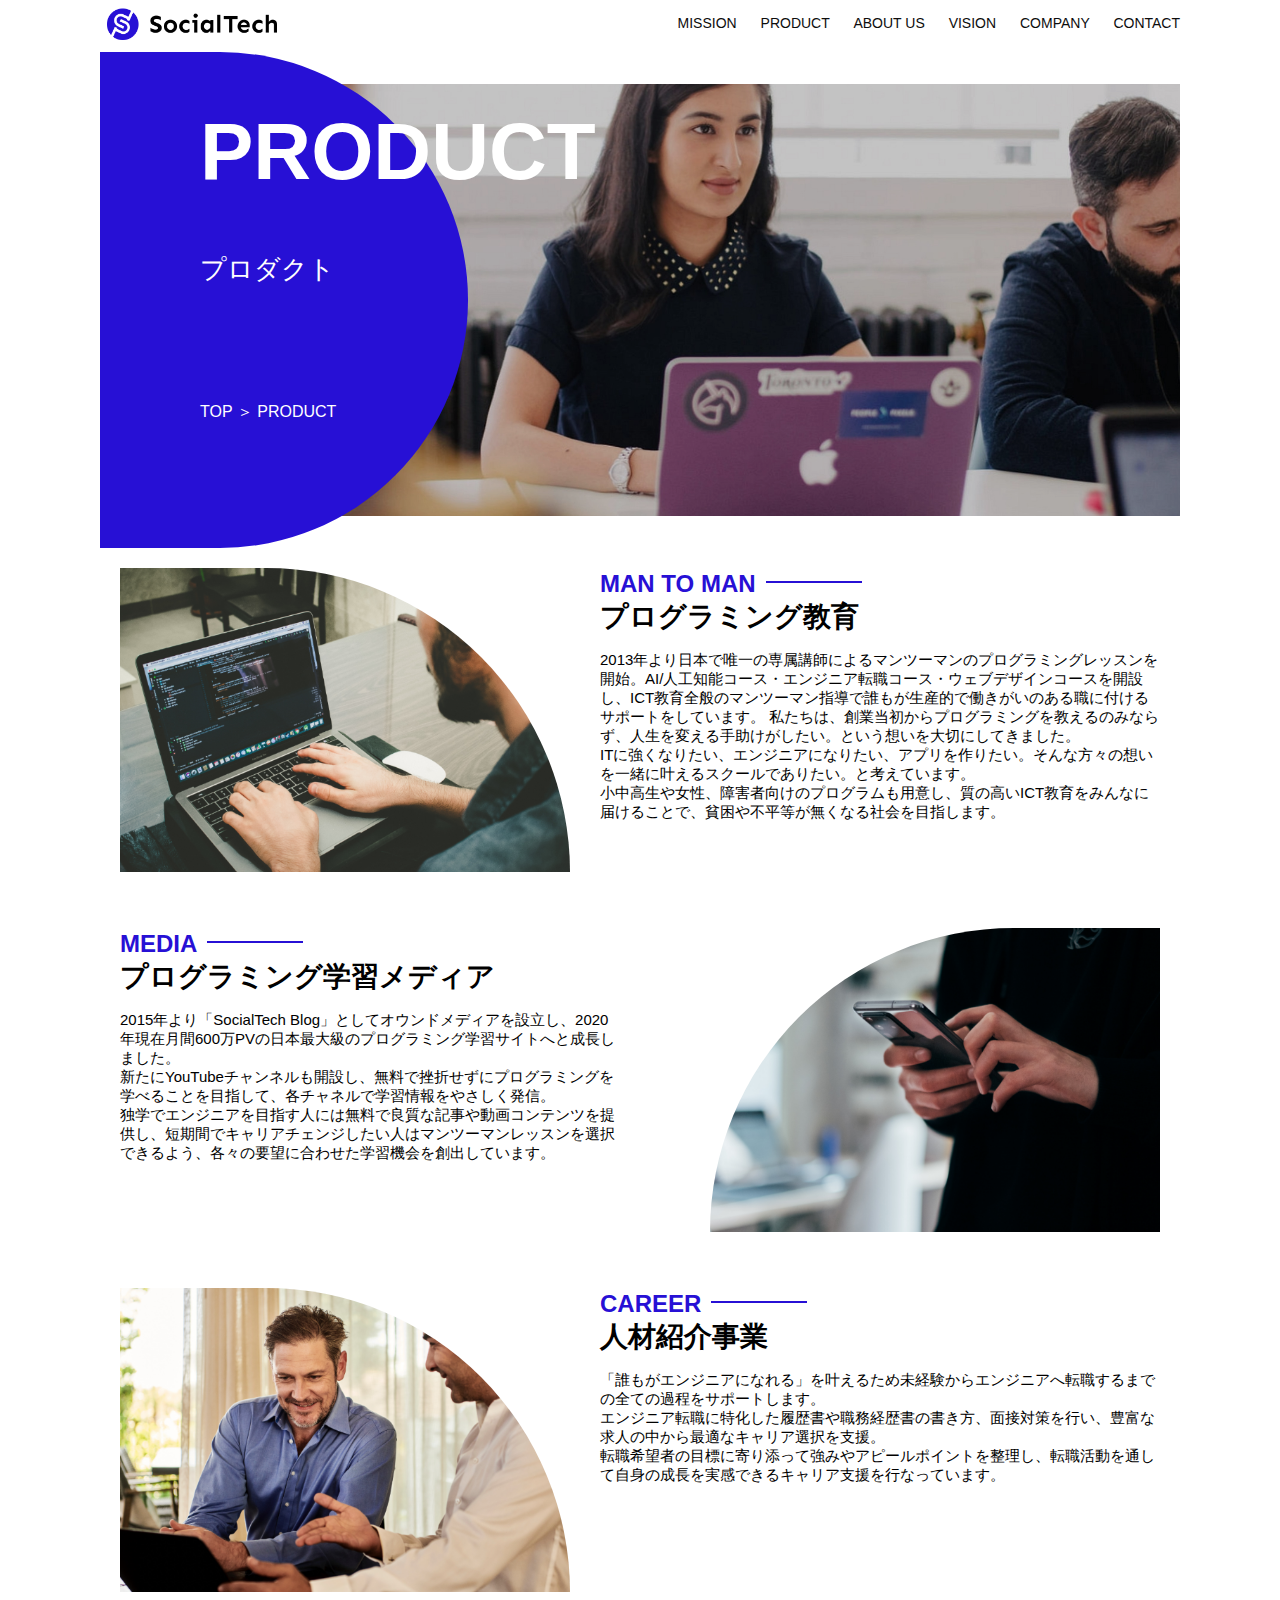
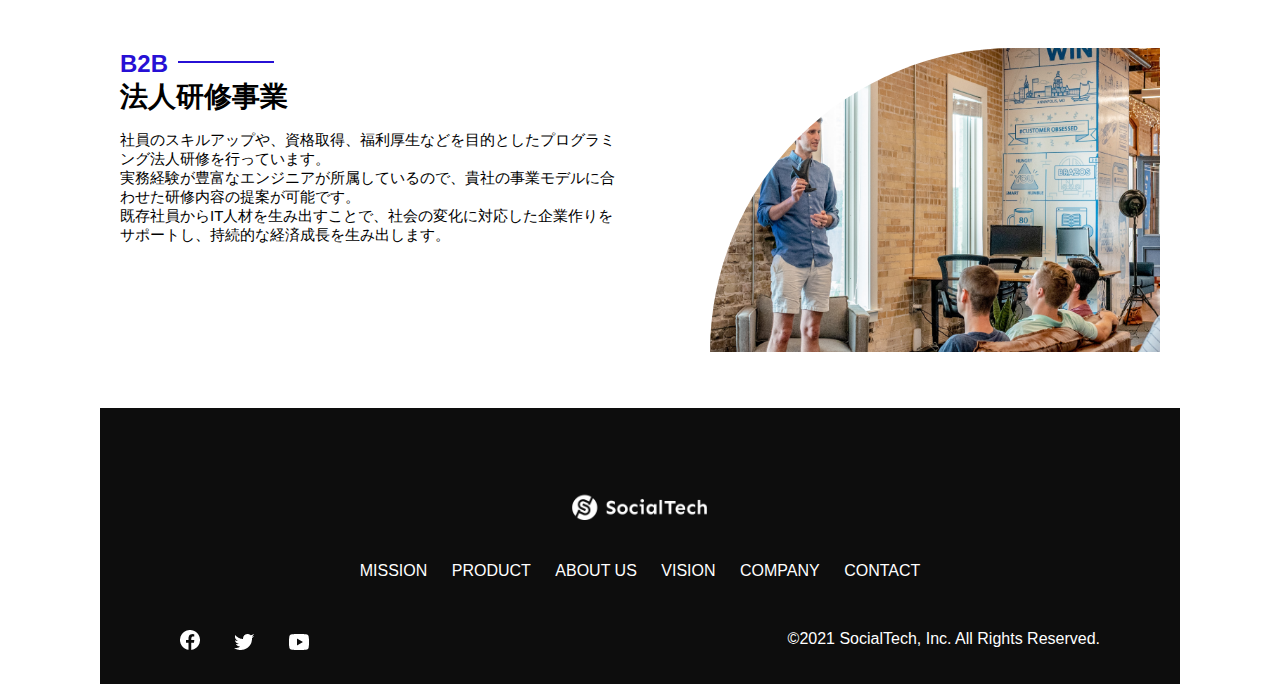
<file: kadai_tutorial_output/socialtech/product.html>
<!DOCTYPE html>
<html>

  <head>
    <title>SocialTech -PRODUCT プロダクト-</title>
    <meta charset="UTF-8">
    <meta name="description" content="SocialTechの4つのプロダクトを紹介します">
    <meta name="viewport" content="width=device-width, initial-scale=1.0">
    <link rel="stylesheet" href="style.css">
  </head>

  <body>
    <!-- ヘッダー -->
    <header>
      <!-- ロゴ -->
      <a href="index.html" id="logo"><img src="images/logo.png" alt="トップページに戻る"></a>

      <!-- PC用ナビゲーション -->
      <nav id="nav-pc">
        <a href="mission.html">MISSION</a>
        <a href="product.html">PRODUCT</a>
        <a href="index.html#aboutus">ABOUT US</a>
        <a href="index.html#vision">VISION</a>
        <a href="index.html#company">COMPANY</a>
        <a href="index.html#contact">CONTACT</a>
      </nav>

      <!-- スマホ用メニューボタン -->
      <img id="menu-sp" src="images/button-menu.png" alt="ナビゲーションを開く"
        onclick="document.getElementById('nav-sp').style.display = 'block'">

      <!-- スマホ用ナビゲーション -->
      <nav id="nav-sp">
        <img id="close" src="images/button-close.png" alt="ナビゲーションを閉じる"
          onclick="document.getElementById('nav-sp').style.display = 'none'">
        <a id="logo-sp" href="index.html" onclick="document.getElementById('nav-sp').style.display = 'none'"><img
            src="images/logo-sp.png" alt="トップページに戻る"></a>
        <a class="menu" href="mission.html"
          onclick="document.getElementById('nav-sp').style.display = 'none'">MISSION</a>
        <a class="menu" href="product.html"
          onclick="document.getElementById('nav-sp').style.display = 'none'">PRODUCT</a>
        <a class="menu" href="index.html#aboutus"
          onclick="document.getElementById('nav-sp').style.display = 'none'">ABOUT
          US</a>
        <a class="menu" href="index.html#vision"
          onclick="document.getElementById('nav-sp').style.display = 'none'">VISION</a>
        <a class="menu" href="index.html#company"
          onclick="document.getElementById('nav-sp').style.display = 'none'">COMPANY</a>
        <a class="menu" href="index.html#contact"
          onclick="document.getElementById('nav-sp').style.display = 'none'">CONTACT</a>
        <div id="sns">
          <a href="https://www.facebook.com/sejuku2013"><img src="images/button-facebook.png" alt="Facebookのリンク"></a>
          <a href="https://twitter.com/samuraijuku"><img src="images/button-twitter.png" alt="Twitterのリンク"></a>
          <a href="https://www.youtube.com/channel/UCCFOQO5aDK0xXam4cUQXT8g"><img src="images/button-youtube.png"
              alt="YouTubeのリンク"></a>
        </div>
      </nav>
    </header>
    <main>
      <article>
        <section id="product-main">
          <div id="product-title">
            <h1>PRODUCT</h1>
            <span>プロダクト</span>
            <div>TOP ＞ PRODUCT</div>
          </div>
        </section>
        <section class="product-section1">
          <img src="images/product/product-mantoman.png" alt="PCでコードを書く男性">
          <div>
            <h2 class="product-h2">MAN TO MAN</h2>
            <h3 class="product-h3">プログラミング教育</h3>
            <p>
              2013年より日本で唯一の専属講師によるマンツーマンのプログラミングレッスンを開始。AI/人工知能コース・エンジニア転職コース・ウェブデザインコースを開設し、ICT教育全般のマンツーマン指導で誰もが生産的で働きがいのある職に付けるサポートをしています。
              私たちは、創業当初からプログラミングを教えるのみならず、人生を変える手助けがしたい。という想いを大切にしてきました。<br>ITに強くなりたい、エンジニアになりたい、アプリを作りたい。そんな方々の想いを一緒に叶えるスクールでありたい。と考えています。<br>小中高生や女性、障害者向けのプログラムも用意し、質の高いICT教育をみんなに届けることで、貧困や不平等が無くなる社会を目指します。
            </p>
          </div>
        </section>
        <section class="product-section2">
          <div>
            <h2 class="product-h2">MEDIA</h2>
            <h3 class="product-h3">プログラミング学習メディア</h3>
            <p>2015年より「SocialTech
              Blog」としてオウンドメディアを設立し、2020年現在月間600万PVの日本最大級のプログラミング学習サイトへと成長しました。<br>新たにYouTubeチャンネルも開設し、無料で挫折せずにプログラミングを学べることを目指して、各チャネルで学習情報をやさしく発信。<br>独学でエンジニアを目指す人には無料で良質な記事や動画コンテンツを提供し、短期間でキャリアチェンジしたい人はマンツーマンレッスンを選択できるよう、各々の要望に合わせた学習機会を創出しています。
            </p>
          </div>
          <img src="images/product/product-media.png" alt="スマートフォンを操作する人">
        </section>
        <section class="product-section1">
          <img src="images/product/product-career.png" alt="笑顔で話し合う2人の男性">
          <div>
            <h2 class="product-h2">CAREER</h2>
            <h3 class="product-h3">人材紹介事業</h3>
            <p>
              「誰もがエンジニアになれる」を叶えるため未経験からエンジニアへ転職するまでの全ての過程をサポートします。<br>エンジニア転職に特化した履歴書や職務経歴書の書き方、面接対策を行い、豊富な求人の中から最適なキャリア選択を支援。<br>転職希望者の目標に寄り添って強みやアピールポイントを整理し、転職活動を通して自身の成長を実感できるキャリア支援を行なっています。<br>
            </p>
          </div>
        </section>
        <section class="product-section2">
          <div>
            <h2 class="product-h2">B2B</h2>
            <h3 class="product-h3">法人研修事業</h3>
            <p>
              社員のスキルアップや、資格取得、福利厚生などを目的としたプログラミング法人研修を行っています。<br>実務経験が豊富なエンジニアが所属しているので、貴社の事業モデルに合わせた研修内容の提案が可能です。<br>既存社員からIT人材を生み出すことで、社会の変化に対応した企業作りをサポートし、持続的な経済成長を生み出します。
            </p>
          </div>
          <img src="images/product/product-b2b.png" alt="講演中の男性とそれを聴く人々">
        </section>
      </article>
      <footer>
        <div id="footer-logo">
          <img src="images/logo-sp.png" alt="SocialTech">
        </div>
        <div id="footer-link">
          <a href="mission.html">MISSION</a>
          <a href="product.html">PRODUCT</a>
          <a href="index.html#aboutus">ABOUT US</a>
          <a href="index.html#vision">VISION</a>
          <a href="index.html#company">COMPANY</a>
          <a href="index.html#contact">CONTACT</a>
        </div>
        <div id="sns-footer">
          <a href="https://www.facebook.com/sejuku2013"><img src="images/button-facebook.png" alt="Facebookのリンク"></a>
          <a href="https://twitter.com/samuraijuku"><img src="images/button-twitter.png" alt="Twitterのリンク"></a>
          <a href="https://www.youtube.com/channel/UCCFOQO5aDK0xXam4cUQXT8g"><img src="images/button-youtube.png"
              alt="YouTubeのリンク"></a>
          <span id="copyright">&copy;2021 SocialTech, Inc. All Rights Reserved. </span>
        </div>
      </footer>
    </main>
  </body>

</html>
</file>
<file: html-css-kadai_013/style.css>
/* PC、スマホ共通スタイル */
body {
  font-family: "Source Sans Pro", "Hiragino Kaku Gothic ProN", Meiryo, Arial,
    sans-serif;
}

p {
  font-size: 15px;
}

#main-visual>img {
  width: 100%;
}

/*================
PC用のスタイル
=================*/
@media screen and (min-width: 768px) {

  /* 横幅設定 */
  body {
    max-width: 1080px;
    min-width: 960px;
    margin: 0 auto 0 auto;
  }

  /* ヘッダー */
  header {
    display: flex;
    justify-content: space-between;
  }

  /* ナビゲーションのレイアウト */
  #nav-pc {
    text-align: right;
    font-size: 14px;
    padding-top: 15px;
  }

  /* ナビゲーションのリンクの装飾設定 */
  #nav-pc>a {
    text-decoration: none;
    margin-left: 20px;
  }

  #nav-pc>a:link {
    color: #0d0d0d;
  }

  #nav-pc>a:visited {
    color: #0d0d0d;
  }

  #nav-pc>a:hover {
    color: #0d0d0d;
    text-decoration: underline;
  }

  #nav-pc>a:active {
    color: #0d0d0d;
  }

  #menu-sp {
    display: none;
  }

  #nav-sp {
    display: none;
  }

}

/* SP用レイアウト */

@media screen and (max-width: 767px) {
  body {
    min-width: 375px;
    margin: 0;
  }

  #nav-pc {
    display: none;
  }

  #menu-sp {
    float: right;
    padding: 0;
  }

  #nav-sp {
    background-color: #ce933e;
    position: absolute;
    left: 0;
    top: 0;
    height: 100%;
    width: 100%;
    display: none;
    z-index: 100;
  }

  #close {
    position: absolute;
    top: 20px;
    right: 20px;
  }

  #logo-sp {
    margin: 80px 0px 30px 20px;
  }

  #nav-sp>a {
    display: block;
  }

  #nav-sp>a:link {
    color: #ffffff;
  }

  #nav-sp>a:visited {
    color: #ffffff;
  }

  #nav-sp>a:hover {
    color: #ffffff;
    text-decoration: underline;
  }

  #nav-sp>a:active {
    color: #ffffff;
  }

  #nav-sp>.menu {
    text-decoration: none;
    display: block;
    margin: 0 20px;
    height: 44px;
    font-size: 16px;
    background-image: url("images/arrow.png");
    background-repeat: no-repeat;
    background-position: right top;
  }

}
</file>
<file: kadai_tutorial_output/socialtech/style.css>
/* PC、スマホ共通スタイル */
  body {
    font-family: "Source Sans Pro", "Hiragino Kaku Gothic ProN", Meiryo, Arial, sans-serif;
  }

  p {
    font-size: 15px;
  }

  /*================
 PC用のスタイル
=================*/
  @media screen and (min-width: 768px) {


    /* 横幅設定 */
    body {
      max-width: 1080px;
      min-width: 960px;
      margin: 0 auto 0 auto;
    }

    /* ヘッダー */
    header {
      display: flex;
      justify-content: space-between;
    }

    /* ナビゲーションのレイアウト */
    #nav-pc {
      font-size: 14px;
      padding-top: 15px;
    }

    /* ナビゲーションのリンクの装飾設定 */
    #nav-pc>a {
      text-decoration: none;
      margin-left: 20px;
    }

    #nav-pc>a:link {
      color: #0d0d0d;
    }

    #nav-pc>a:visited {
      color: #0d0d0d;
    }

    #nav-pc>a:hover {
      color: #0d0d0d;
      text-decoration: underline;
    }

    #nav-pc>a:active {
      color: #0d0d0d;
    }

    /* スマホ用ナビを非表示 */
    #nav-sp,
    #menu-sp {
      display: none;
    }

    /* メインビジュアル*/
    #main-visual {
      position: relative;
      height: 400px;
    }

    #main-message {
      position: absolute;
      top: 0;
      left: 0;
      background-color: #2710d5;
      color: #ffffff;
      border-radius: 0 0 476px 0;
      max-width: 620px;
      height: 100%;
      width: 100%;
      z-index: 11;
    }

    #main-message>h1 {
      font-size: 60px;
      font-weight: bold;
      margin: 100px 0 0 50px;
    }

    #main-message>p {
      font-size: 28px;
      margin: 0 0 0 50px;
    }

    #main-visual>img {
      max-width: 620px;
      border-radius: 476px 0 0 0;
      position: absolute;
      top: 0;
      right: 0;
      z-index: 10;
    }

    /* 見出し */
    h2 {
      margin: 40px 0 0 0;
    }

    h2::after {
      content: url("images/line.png");
      margin-left: 10px;
    }

    h3 {
      font-size: 27px;
    }

    /* ミッション */
    #mission {
      margin: 80px auto 80px auto;
      width: 100%;
    }

    #mission-flex {
      width: 100%;
      display: flex;
    }

    #mission-flex>div {
      width: 50%;
      margin: 20px;
    }

    #mission-photo {
      width: 100%;
    }

    #s2dgs {
      margin-top: 50px;
      width: 100%;
    }

    /* プロダクト */
    #product {
      background-color: #fafafa;
      margin: 80px 0 80px 0;
      padding: 10px 40px 0px 40px;
    }

    /* 外枠 */
    #product>div {
      margin-top: 40px;
      display: flex;
    }

    /* 左のカラム */
    #product-left {
      width: 50%;
      margin-right: 20px;
    }

    /* 右のカラム */
    #product-right {
      width: 50%;
      margin-left: 20px;
      margin-top: 80px;
    }

    /* 画像＋説明の枠 */
    #product-left>div {
      position: relative;
      height: 480px;
      margin-right: 20px;
    }

    #product-right>div {
      position: relative;
      height: 480px;
      margin-left: 20px;
    }

    /* 画像 */
    .product-photo {
      width: 100%;
    }

    /* 説明文の枠 */
    .product-explain {
      background-color: #ffffff;
      position: absolute;
      left: 0;
      top: 280px;
      margin: 0 40px 0 40px;
      padding: 20px;
      box-shadow: 5px 5px 10px rgba(0, 0, 0, 0.05);
    }

    /* 説明文の英語 */
    .product-explain>span {
      color: #2710d5;
      font-weight: bold;
      font-size: 16px;
      margin: 0;
    }

    /* 説明文の見出し */
    .product-explain>h3 {
      font-size: 20px;
      margin: 5px 0 5px 0;
    }

    /* 説明文 */
    .product-explain>p {
      font-size: 14px;
      margin: 0;
    }

    /* 「もっとみる」ボタン */
    #product-more {
      margin: 0 auto -42px auto;
    }

    /* ABOUT US */
    #aboutus {
      margin: 80px auto 80px auto;
    }

    /* 3つの組織文化と画像を入れる枠 */
    #aboutus>div {
      display: flex;
    }

    /* 画像 */
    .culture-img {
      width: 100%;
      align-self: flex-start;
    }

    .culture-img2 {
      margin-top: 50px;
      width: 100%;
    }

    /* 3つの組織文化の表 */
    .culture-table {
      margin-right: 50px;
    }

    /* 番号 */
    .culture-num {
      font-size: 80px;
      color: #2710d5;
      margin: 0 20px 0 0;
    }

    /* 組織文化英語 */
    .culture-en {
      color: #2710d5;
      font-weight: bold;
      font-size: 24px;
      display: block;
    }

    /* 組織文化日本語 */
    .culture-jp {
      font-size: 28px;
      font-weight: bold;
    }

    /* 説明文 */
    .culture-description {
      margin: 0;
    }

    /* ビジョン */
    #vision {
      margin: 80px auto 80px auto;
    }

    /* セクション内の外枠 */
    #vision>div {
      width: 100%;
      display: flex;
      justify-content: space-between;
      flex-wrap: wrap;
    }

    /* 7つの行動指針の枠 */
    .vision-box {
      width: 300px;
      height: 300px;
      margin-bottom: 30px;
      position: relative;
    }

    .vision-box>img {
      width: 100%;
      height: auto;
      position: absolute;
      top: 0;
      left: 0;
      z-index: 30;
    }

    .vision-box>span {
      position: absolute;
      top: 0;
      left: 0;
      z-index: 31;
      margin-right: 20px;
    }

    .vision-box>span>h4 {
      color: #2710d5;
      font-size: 19px;
      margin: 80px 0 0 0;
    }

    .vision-box>span>h4::first-letter {
      font-size: 40px;
    }

    .vision-box>span>h5 {
      font-size: 20px;
      margin: 0 0 0 0;
    }

    .vision-box>span>p {
      margin: 10px 0 0 0;
    }

    /* 会社概要 */
    #company {
      margin: 80px auto 80px auto;
    }

    #company-table {
      width: 100%;
    }

    .tableheader {
      text-align: left;
      padding: 20px;
      border-bottom-color: #2710d5;
      border-bottom-width: 1px;
      border-bottom-style: solid;
      width: 100px;
    }

    .tableheader-first {
      text-align: left;
      padding: 20px;
      border-bottom-color: #2710d5;
      border-bottom-width: 1px;
      border-bottom-style: solid;
      border-top-color: #2710d5;
      border-top-width: 1px;
      border-top-style: solid;
      width: 100px;
    }

    .cell {
      padding: 30px;
      border-bottom-color: #ececec;
      border-bottom-width: 1px;
      border-bottom-style: solid;
    }

    .cell-first {
      padding: 30px;
      border-bottom-color: #ececec;
      border-bottom-width: 1px;
      border-bottom-style: solid;
      border-top-color: #ececec;
      border-top-width: 1px;
      border-top-style: solid;
    }

    #company>iframe {
      width: 100%;
      height: 368px;
      margin-top: 40px;
    }

    /* お問い合わせ */
    #contact {
      margin: 80px auto 80px auto;
    }

    /* 外枠 */
    #contact>form>div {
      display: flex;
      flex-direction: row;
      flex-wrap: wrap;
      padding-bottom: 30px;
    }

    /* 左列の見出し */
    .contact-heading {
      width: 240px;
      align-self: center;
    }

    /* 見出しのラベル */
    .contact-label {
      font-weight: bold;
    }

    /* 必須 */
    .contact-span {
      color: #ce2222;
      margin: 0 0 0 20px;
      font-weight: bold;
    }

    /* テキストボックス */
    .contact-textbox {
      border-top: 0;
      border-left: 0;
      border-right: 0;
      border-bottom-width: 1px;
      border-bottom-color: #707070;
      border-bottom-style: solid;
      background-color: #fafafa;
      width: 400px;
      height: 56px;
    }

    /* お問い合わせ内容のテキストエリア */
    .contact-textarea {
      border-top: 0;
      border-left: 0;
      border-right: 0;
      border-bottom-width: 1px;
      border-bottom-color: #707070;
      border-bottom-style: solid;
      background-color: #fafafa;
      width: 400px;
      height: 200px;
    }

    /* 個人情報の取り扱い */
    details {
      width: 700px;
    }

    details>div {
      background-color: #fafafa;
      padding: 20px;
    }

    details>div>span {
      font-weight: bold;
    }

    /* フッター */
    footer {
      background-color: #0d0d0d;
      text-align: center;
      padding: 80px 80px 30px 80px;
    }

    #footer-logo {
      margin-bottom: 30px;
    }

    #footer-link {
      margin-bottom: 50px;
    }

    #footer-link>a {
      text-decoration: none;
      margin: 10px;
    }

    #footer-link>a:link {
      color: #ffffff;
    }

    #footer-link>a:visited {
      color: #ffffff;
    }

    #footer-link>a:hover {
      color: #ffffff;
      text-decoration: underline;
    }

    #footer-link>a:active {
      color: #ffffff;
    }

    #sns-footer {
      text-align: left;
      width: 100%;
    }

    #sns-footer>a {
      margin-right: 30px;
    }

    #copyright {
      color: #ffffff;
      float: right;
    }

    /* mission.html用スタイル */
    /* ミッションのメインビジュアル */
    #mission-main {
      height: 496px;
      width: 100%;
      background-image: url("images/mission/mission-main.png");
      background-repeat: no-repeat;
      background-position-y: center;
    }

    #mission-title {
      background-color: #2710d5;
      width: 368px;
      color: #ffffff;
      height: 496px;
      border-radius: 0 248px 248px 0;
      position: relative;
    }

    #mission-title>h1 {
      position: absolute;
      top: 0;
      left: 100px;
      font-size: 80px;
    }

    #mission-title>span {
      position: absolute;
      top: 200px;
      left: 100px;
      font-size: 26px;
    }

    #mission-title>div {
      position: absolute;
      top: 350px;
      left: 100px;
      font-size: 16px;
    }

    #mission-s2dgs {
      width: 100%;
      margin: 20px;
    }

    .mission-h2 {
      color: #2710d5;
      font-size: 40px;
    }

    .mission-h2::after {
      content: none;
    }

    #mission-5goals {
      margin: 20px;
      display: flex;
    }

    #mission-5goals>div {
      flex-grow: 1;
      padding: 20px;
    }

    #mission-5goals>div>div {
      margin-bottom: 40px;
    }

    .fivegoals-image-right {
      float: right;
      margin: 20px;
    }

    .fivegoals-image-left {
      float: left;
      margin: 20px;
    }

    .fivegoals-number {
      color: #2710d5;
      font-size: 48px;
      margin: 0;
    }

    .fivegoals-h3 {
      font-size: 28px;
      margin: 0;
    }

    .fivegoals-p {
      margin: 0;
    }

    /* プロダクトページ */
    #product-main {
      height: 496px;
      width: 100%;
      background-image: url("images/product/product-main.png");
      background-repeat: no-repeat;
      background-position-y: center;
    }

    #product-title {
      background-color: #2710d5;
      width: 368px;
      color: #ffffff;
      height: 496px;
      border-radius: 0 248px 248px 0;
      position: relative;
    }

    #product-title>h1 {
      position: absolute;
      top: 0;
      left: 100px;
      font-size: 80px;
    }

    #product-title>span {
      position: absolute;
      top: 200px;
      left: 100px;
      font-size: 26px;
    }

    #product-title>div {
      position: absolute;
      top: 350px;
      left: 100px;
      font-size: 16px;
    }

    /* セクション1 */
    .product-section1 {
      position: relative;
      margin: 20px;
      height: 340px;
    }

    .product-section1>img {
      position: absolute;
      top: 0;
      left: 0;
      width: 450px;
      margin: 0 40px 30px 0;
      border-radius: 0 432px 0 0;
    }

    .product-section1>div {
      position: absolute;
      top: 0;
      left: 480px;
    }

    /* セクション2 */
    .product-section2 {
      position: relative;
      margin: 20px;
      height: 340px;
    }

    .product-section2>img {
      position: absolute;
      top: 0;
      right: 0;
      width: 450px;
      margin: 0 0 30px 40px;
      border-radius: 432px 0 0 0;
    }

    .product-section2>div {
      width: 500px;
      position: absolute;
      top: 0;
      left: 0;
    }

    .product-h2 {
      color: #2710d5;
      font-size: 24px;
      margin: 0;
    }

    .product-h3 {
      font-size: 28px;
      margin: 0;
    }
  }

  /*====================
  スマートフォン用のスタイル
  =====================*/
  @media screen and (max-width: 767px) {
    body {
      min-width: 375px;
      margin: 0;
    }

    /* PC用ナビゲーション非表示 */
    #nav-pc {
      display: none;
    }

    /* ハンバーガーメニュー */
    #menu-sp {
      float: right;
      padding: 0;
    }

    /* スマホ用ナビゲーションの表示切替 */
    /* 初期状態、レイアウトと非表示設定 */
    #nav-sp {
      background-color: #2710d5;
      position: absolute;
      left: 0;
      top: 0;
      height: 100%;
      width: 100%;
      display: none;
      z-index: 100;
    }

    /* ×ボタン */
    #close {
      position: absolute;
      top: 20px;
      right: 20px;
    }

    /* ナビゲーションメニュー用ロゴ */
    #logo-sp {
      margin: 80px 0 30px 20px;
    }

    /* ナビゲーションのリンクの装飾設定 */
    #nav-sp>a {
      display: block;
    }

    #nav-sp>a:link {
      color: #ffffff;
    }

    #nav-sp>a:visited {
      color: #ffffff;
    }

    #nav-sp>a:hover {
      color: #ffffff;
      text-decoration: underline;
    }

    #nav-sp>a:active {
      color: #ffffff;
    }

    #nav-sp>.menu {
      text-decoration: none;
      display: block;
      margin: 0 20px 0 20px;
      height: 44px;
      font-size: 16px;
      background-image: url("images/arrow.png");
      background-repeat: no-repeat;
      background-position: right top;
    }

    #sns {
      position: absolute;
      bottom: 20px;
      left: 20px;
    }

    #sns>a {
      margin-right: 30px;
    }

    /* メインビジュアル */
    #main-visual {
      position: relative;
      height: 470px;
      width: 100%;
      overflow: hidden;
    }

    #main-visual>div {
      position: absolute;
      top: 0;
      left: 0;
      background-color: #2710d5;
      color: white;
      border-radius: 0 0 476px 0;
      text-align: center;
      height: 280px;
      width: 100%;
      z-index: 11;
    }

    #main-visual>div>h1 {
      font-size: 28px;
      margin: 90px 0 0 0;
    }

    #main-visual>div>p {
      margin: 0;
    }

    #main-visual>img {
      width: 100%;
      border-radius: 476px 0 0 0;
      z-index: 10;
      position: absolute;
      bottom: 0;
      right: 0;
    }

    /* 見出し */
    h2::after {
      content: url("images/line.png");
      margin-left: 10px;
    }

    h3 {
      font-size: 24px;
      margin: 10px 0 0 0;
    }

    /* ミッション */
    #mission {
      margin: 20px;
    }

    #mission-photo {
      width: 100%;
    }

    #s2dgs {
      width: 100%;
    }

    /* プロダクト */
    #product {
      background-color: #fafafa;
      padding-top: 10px;
    }

    #product h2 {
      margin-left: 20px;
    }

    /* 外枠 */
    /* 左右のカラム　スマホでは縦並び */
    #product-left,
    #product-right {
      margin-right: 20px;
      margin-left: 20px;
    }

    /* 画像＋説明の枠 */
    #product-left>div,
    #product-right>div {
      position: relative;
      height: 540px;
    }

    /* 説明文の枠 */
    .product-explain {
      background-color: #ffffff;
      position: absolute;
      left: 0;
      bottom: 50px;
      padding: 20px;
      box-shadow: 5px 5px 10px rgba(0, 0, 0, 0.05);
    }

    .product-explain>span {
      color: #2710d5;
      font-weight: bold;
      font-size: 16px;
      margin: 0px;
    }

    .product-explain>h3 {
      margin: 10px 0 10px 0;
    }

    /* 画像 */
    .product-photo {
      width: 100%;
    }

    #product-more>img {
      margin: 0 0 -42px 20px;
    }

    /* ABOUT US */
    #aboutus {
      margin: 80px 20px 80px 20px;
    }

    #aboutus>div {
      display: flex;
      flex-direction: column;
    }

    .culture-table {
      width: 100%;
      padding-right: 20px;
      order: 2;
    }

    .culture-img {
      width: 100%;
      order: 1;
    }

    .culture-img2 {
      width: 100%;
    }

    .culture-num {
      font-size: 80px;
      color: #2710d5;
    }

    .culture-en {
      color: #2710d5;
      font-weight: bold;
      font-size: 24px;
      display: block;
    }

    .culture-jp {
      display: block;
    }

    .culture-description {
      margin: 0;
    }

    /* ビジョン */
    #vision {
      margin: 80px 20px 80px 20px;
    }

    .vision-box {
      width: 300px;
      height: 300px;
      margin-bottom: 30px;
      position: relative;
    }

    .vision-box>img {
      width: 100%;
      height: auto;
      position: absolute;
      top: 0;
      left: 0;
      z-index: 30;
    }

    .vision-box>span {
      position: absolute;
      top: 0;
      left: 0;
      z-index: 31;
      margin-right: 20px;
    }

    .vision-box>span>h4 {
      color: #2710d5;
      font-size: 19px;
      margin: 60px 0 0 0;
    }

    .vision-box>span>h5 {
      font-size: 20px;
      margin: 0 0 0 0;
    }

    .vision-box>span>p {
      margin: 10px 0 0 0;
    }

    /* 会社概要 */
    #company {
      margin: 0 20px 0 20px;
    }

    #company>h3 {
      margin-bottom: 20px;
    }

    #company>table {
      width: 100%;
    }

    .tableheader-first {
      text-align: left;
      padding: 20px;
      border-bottom-color: #2710d5;
      border-bottom-width: 1px;
      border-bottom-style: solid;
      border-top-color: #2710d5;
      border-top-width: 1px;
      border-top-style: solid;
      width: 50px;
    }

    .tableheader {
      text-align: left;
      padding: 20px;
      border-bottom-color: #2710d5;
      border-bottom-width: 1px;
      border-bottom-style: solid;
      width: 50px;
    }

    .cell {
      padding: 20px;
      border-bottom-color: #ececec;
      border-bottom-width: 1px;
      border-bottom-style: solid;
    }

    .cell-first {
      padding: 20px;
      border-bottom-color: #ececec;
      border-bottom-width: 1px;
      border-bottom-style: solid;
      border-top-color: #ececec;
      border-top-width: 1px;
      border-top-style: solid;
    }

    #company>iframe {
      width: 100%;
      height: 240px;
      margin: 40px 0 0 0;
    }

    /* お問い合わせ */
    #contact {
      margin: 80px 20px 80px 20px;
    }

    #contact>h3 {
      margin-bottom: 20px;
    }

    #contact>form>div {
      margin-bottom: 20px;
    }

    .contact-heading {
      margin-bottom: 20px;
    }

    /* ラベル */
    .contact-label {
      font-weight: bold;
    }

    /* 必須 */
    .contact-span {
      color: #ce2222;
      margin: 0 0 0 20px;
      font-weight: bold;
    }

    .contact-textbox {
      height: 56px;
      border-top: 0;
      border-left: 0;
      border-right: 0;
      background-color: #fafafa;
      border-bottom-color: #707070;
      border-bottom-width: 1px;
      border-style: solid;
      min-width: 300px;
      width: 100%;
    }

    .contact-textarea {
      height: 150px;
      border-top: 0;
      border-left: 0;
      border-right: 0;
      background-color: #fafafa;
      width: 100%;
    }

    .radiobutton {
      margin-bottom: 20px;
    }

    .radiobutton+label::after {
      content: "\A";
      white-space: pre;
    }

    /* フッター */
    footer {
      background-color: #0d0d0d;
      padding: 30px 20px 50px 20px;
    }

    #footer-logo {
      margin-bottom: 30px;
    }

    #footer-link {
      margin-bottom: 50px;
    }

    #footer-link>a {
      text-decoration: none;
      margin: 0 20px 30px 0;
      display: block;
      background-image: url("images/arrow.png");
      background-repeat: no-repeat;
      background-position: right top;
    }

    #footer-link>a:link {
      color: #ffffff;
    }

    #footer-link>a:visited {
      color: #ffffff;
    }

    #footer-link>a:hover {
      color: #ffffff;
      text-decoration: underline;
    }

    #footer-link>a:active {
      color: #ffffff;
    }

    #sns-footer>a {
      margin-right: 30px;
    }

    #copyright {
      font-size: 12px;
      display: block;
      margin-top: 30px;
      color: #ffffff;
    }

    /* mission.html用スタイル */
    /* ミッションのメインビジュアル */
    #mission-main {
      height: 256px;
      width: 100%;
      background-image: url("images/mission/mission-main.png");
      background-repeat: no-repeat;
      background-position-y: center;
      background-size: auto 208px;
    }

    #mission-title {
      background-color: #2710d5;
      width: 136px;
      color: #ffffff;
      height: 256px;
      border-radius: 0 248px 248px 0;
      position: relative;
    }

    #mission-title>h1 {
      position: absolute;
      top: 0;
      left: 20px;
      font-size: 40px;
    }

    #mission-title>span {
      position: absolute;
      top: 110px;
      left: 20px;
      font-size: 18px;
    }

    #mission-title>div {
      position: absolute;
      top: 180px;
      left: 20px;
      font-size: 13px;
    }

    /* ミッションページ　S2DGSの設定 */
    #mission-s2dgs {
      margin: 20px;
    }

    .mission-h2 {
      color: #2710d5;
      font-size: 38px;
      margin: 0px;
    }

    .mission-h2::after {
      content: none;
    }

    #mission-s2dgs>img {
      width: 100%;
    }

    /* ミッションページ　5Goalsの設定 */
    #mission-5goals {
      margin: 20px;
    }

    #mission-5goals>div>div {
      margin-bottom: 40px;
    }

    #s2dgs-image {
      width: 100%;
    }

    .fivegoals-image-right {
      margin: 20px auto 20px auto;
      display: block;
    }

    .fivegoals-image-left {
      margin: 20px auto 20px auto;
      display: block;
    }

    .fivegoals-number {
      color: #2710d5;
      font-size: 48px;
      margin: 0;
    }

    .fivegoals-h3 {
      font-size: 28px;
      margin: 0;
    }

    .fivegoals-p {
      margin: 0;
    }

    /* プロダクトページ */
    #product-main {
      height: 256px;
      width: 100%;
      background-image: url("images/product/product-main.png");
      background-repeat: no-repeat;
      background-position-y: center;
      background-size: auto 208px;
    }

    #product-title {
      background-color: #2710d5;
      width: 136px;
      color: #ffffff;
      height: 256px;
      border-radius: 0 248px 248px 0;
      position: relative;
    }

    #product-title>h1 {
      position: absolute;
      top: 0;
      left: 20px;
      font-size: 40px;
    }

    #product-title>span {
      position: absolute;
      top: 110px;
      left: 20px;
      font-size: 18px;
    }

    #product-title>div {
      position: absolute;
      top: 180px;
      left: 20px;
      font-size: 13px;
    }

    .product-section1 {
      margin: 20px;
    }

    .product-section1>img {
      width: 100%;
      border-radius: 0 300px 0 0;
    }

    .product-section2 {
      margin: 20px;
      display: flex;
      flex-direction: column;
    }

    .product-section2>img {
      order: 1;
      width: 100%;
      border-radius: 300px 0 0 0;
    }

    .product-section2>div {
      order: 2;
    }

    .product-h2 {
      color: #2710d5;
      font-size: 24px;
      margin: 0;
    }

    .product-h3 {
      font-size: 28px;
      margin: 0;
    }
  }
</file>
